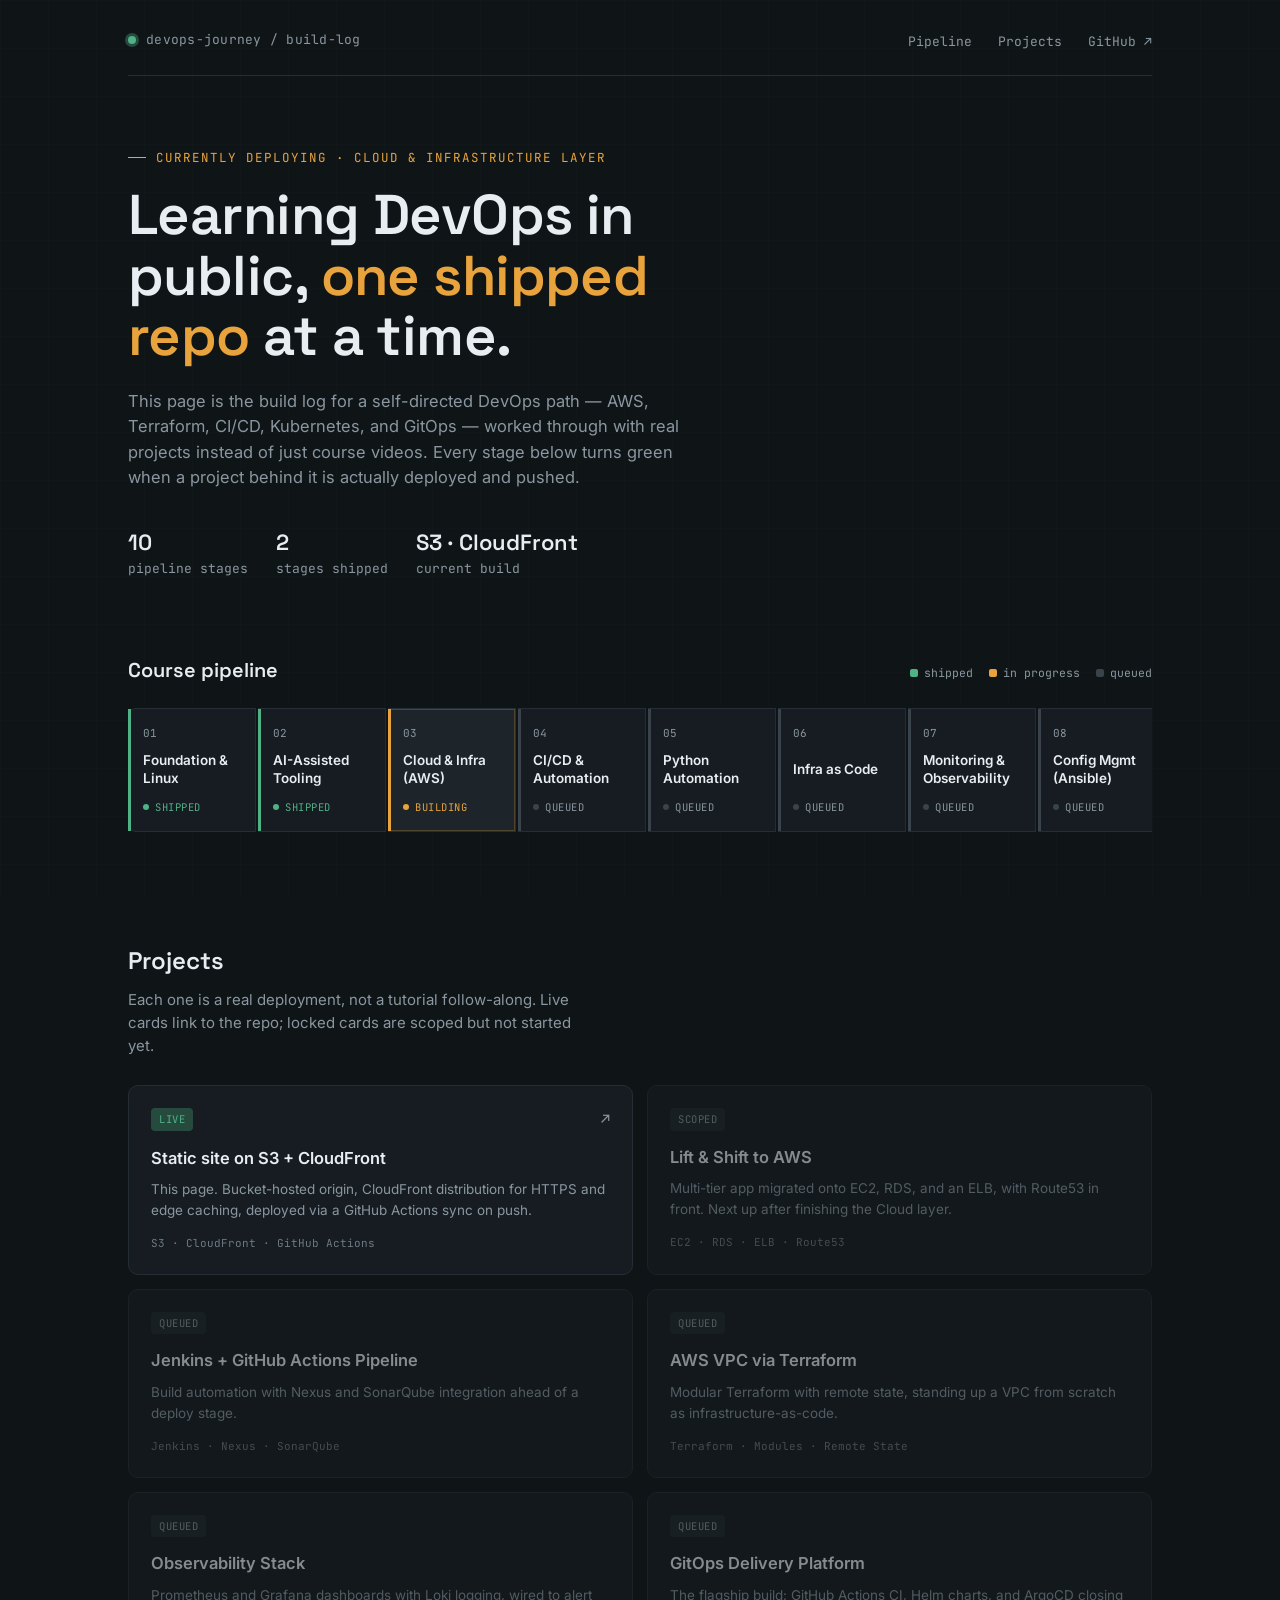
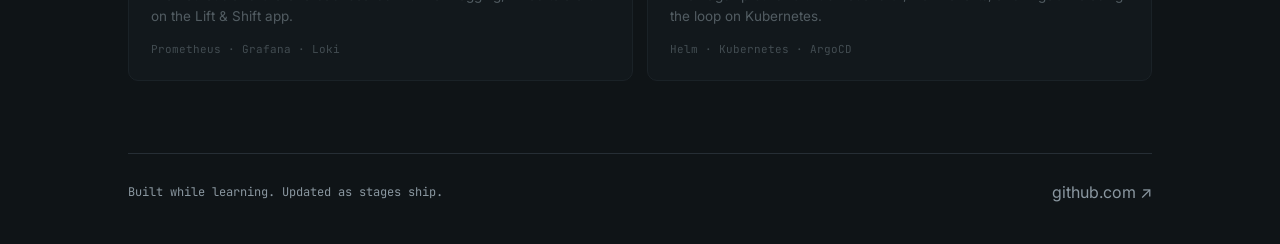
<file: index.html>
<!DOCTYPE html>
<html lang="en">
<head>
<meta charset="UTF-8">
<meta name="viewport" content="width=device-width, initial-scale=1.0">
<title>Decoding DevOps — Build Log</title>
<meta name="description" content="A running build log of a DevOps learning journey — projects, pipelines, and progress.">
<link rel="preconnect" href="https://fonts.googleapis.com">
<link rel="preconnect" href="https://fonts.gstatic.com" crossorigin>
<link href="https://fonts.googleapis.com/css2?family=Space+Grotesk:wght@500;600;700&family=Inter:wght@400;500;600&family=JetBrains+Mono:wght@400;500;600&display=swap" rel="stylesheet">
<style>
  :root {
    --bg: #0F1417;
    --surface: #161C21;
    --surface-2: #1D242A;
    --line: #262E35;
    --text: #E7EDF0;
    --muted: #8A97A0;
    --amber: #E8A33D;
    --amber-dim: #6B5427;
    --green: #4FB286;
    --green-dim: #274A3E;
    --queued: #3A434B;
    --display: 'Space Grotesk', sans-serif;
    --body: 'Inter', sans-serif;
    --mono: 'JetBrains Mono', monospace;
  }

  * { margin: 0; padding: 0; box-sizing: border-box; }

  html { scroll-behavior: smooth; }

  body {
    background: var(--bg);
    color: var(--text);
    font-family: var(--body);
    line-height: 1.55;
    -webkit-font-smoothing: antialiased;
  }

  body::before {
    content: '';
    position: fixed;
    inset: 0;
    pointer-events: none;
    background-image:
      linear-gradient(rgba(255,255,255,0.012) 1px, transparent 1px),
      linear-gradient(90deg, rgba(255,255,255,0.012) 1px, transparent 1px);
    background-size: 48px 48px;
    z-index: 0;
  }

  a { color: inherit; }

  .wrap {
    max-width: 1080px;
    margin: 0 auto;
    padding: 0 28px;
    position: relative;
    z-index: 1;
  }

  /* ---------- Header ---------- */
  header {
    padding: 28px 0 22px;
    border-bottom: 1px solid var(--line);
  }
  .header-row {
    display: flex;
    align-items: center;
    justify-content: space-between;
    gap: 16px;
  }
  .brand {
    display: flex;
    align-items: center;
    gap: 10px;
    font-family: var(--mono);
    font-size: 13px;
    color: var(--muted);
    letter-spacing: 0.02em;
  }
  .brand .dot {
    width: 8px; height: 8px;
    border-radius: 50%;
    background: var(--green);
    box-shadow: 0 0 0 3px var(--green-dim);
  }
  header nav a {
    font-family: var(--mono);
    font-size: 13px;
    color: var(--muted);
    text-decoration: none;
    margin-left: 22px;
    transition: color .15s ease;
  }
  header nav a:hover { color: var(--text); }

  /* ---------- Hero ---------- */
  .hero {
    padding: 72px 0 56px;
  }
  .eyebrow {
    font-family: var(--mono);
    font-size: 12.5px;
    color: var(--amber);
    letter-spacing: 0.08em;
    text-transform: uppercase;
    margin-bottom: 18px;
    display: flex;
    align-items: center;
    gap: 10px;
  }
  .eyebrow::before {
    content: '';
    width: 18px; height: 1px;
    background: var(--amber);
  }
  h1 {
    font-family: var(--display);
    font-weight: 600;
    font-size: clamp(34px, 5.4vw, 56px);
    line-height: 1.08;
    letter-spacing: -0.01em;
    max-width: 15ch;
  }
  h1 em {
    font-style: normal;
    color: var(--amber);
  }
  .hero-sub {
    margin-top: 22px;
    max-width: 56ch;
    color: var(--muted);
    font-size: 16.5px;
  }
  .hero-meta {
    margin-top: 34px;
    display: flex;
    flex-wrap: wrap;
    gap: 28px;
    font-family: var(--mono);
    font-size: 13px;
  }
  .hero-meta .stat b {
    display: block;
    font-family: var(--display);
    font-size: 22px;
    color: var(--text);
    font-weight: 600;
  }
  .hero-meta .stat span { color: var(--muted); }

  /* ---------- Pipeline board ---------- */
  .board-section { padding: 20px 0 64px; }
  .board-head {
    display: flex;
    align-items: baseline;
    justify-content: space-between;
    margin-bottom: 22px;
    flex-wrap: wrap;
    gap: 8px;
  }
  .board-head h2 {
    font-family: var(--display);
    font-size: 20px;
    font-weight: 600;
  }
  .board-head .legend {
    display: flex;
    gap: 16px;
    font-family: var(--mono);
    font-size: 11.5px;
    color: var(--muted);
  }
  .legend span { display: flex; align-items: center; gap: 6px; }
  .legend i { width: 8px; height: 8px; border-radius: 2px; display: inline-block; }
  .legend .i-done { background: var(--green); }
  .legend .i-active { background: var(--amber); }
  .legend .i-queued { background: var(--queued); }

  .pipeline {
    display: flex;
    gap: 2px;
    overflow-x: auto;
    padding-bottom: 6px;
    scrollbar-width: thin;
  }
  .stage {
    flex: 1 0 128px;
    background: var(--surface);
    border: 1px solid var(--line);
    padding: 16px 14px;
    position: relative;
    min-height: 108px;
    display: flex;
    flex-direction: column;
    justify-content: space-between;
  }
  .stage:first-child { border-radius: 8px 0 0 8px; }
  .stage:last-child { border-radius: 0 8px 8px 0; }
  .stage::after {
    content: '';
    position: absolute;
    top: 0; left: -1px;
    width: 3px; height: 100%;
  }
  .stage.done::after { background: var(--green); }
  .stage.active::after { background: var(--amber); }
  .stage.queued::after { background: var(--queued); }

  .stage.active {
    background: var(--surface-2);
    box-shadow: inset 0 0 0 1px rgba(232,163,61,0.25);
  }
  .stage-num {
    font-family: var(--mono);
    font-size: 11px;
    color: var(--muted);
  }
  .stage-name {
    font-family: var(--body);
    font-weight: 600;
    font-size: 13.5px;
    margin-top: 10px;
    line-height: 1.3;
  }
  .stage-status {
    margin-top: 12px;
    font-family: var(--mono);
    font-size: 10.5px;
    letter-spacing: 0.05em;
    text-transform: uppercase;
    display: flex;
    align-items: center;
    gap: 6px;
  }
  .stage-status .led {
    width: 6px; height: 6px;
    border-radius: 50%;
  }
  .stage.done .stage-status { color: var(--green); }
  .stage.done .led { background: var(--green); }
  .stage.active .stage-status { color: var(--amber); }
  .stage.active .led {
    background: var(--amber);
    animation: pulse 1.8s ease-in-out infinite;
  }
  .stage.queued .stage-status { color: var(--muted); }
  .stage.queued .led { background: var(--queued); }

  @keyframes pulse {
    0%, 100% { opacity: 1; box-shadow: 0 0 0 0 rgba(232,163,61,0.5); }
    50% { opacity: 0.6; box-shadow: 0 0 0 4px rgba(232,163,61,0); }
  }

  @media (prefers-reduced-motion: reduce) {
    .stage.active .led { animation: none; }
    html { scroll-behavior: auto; }
  }

  /* ---------- Projects ---------- */
  .projects-section { padding: 40px 0 72px; }
  .section-head {
    margin-bottom: 28px;
  }
  .section-head h2 {
    font-family: var(--display);
    font-size: 24px;
    font-weight: 600;
  }
  .section-head p {
    color: var(--muted);
    margin-top: 8px;
    font-size: 15px;
    max-width: 52ch;
  }

  .project-grid {
    display: grid;
    grid-template-columns: repeat(2, 1fr);
    gap: 14px;
  }
  @media (max-width: 640px) {
    .project-grid { grid-template-columns: 1fr; }
    .pipeline { flex-wrap: wrap; }
    .stage { flex: 1 1 45%; border-radius: 8px !important; }
  }

  .card {
    background: var(--surface);
    border: 1px solid var(--line);
    border-radius: 10px;
    padding: 22px;
    text-decoration: none;
    display: block;
    transition: border-color .15s ease, transform .15s ease;
  }
  .card.is-live:hover {
    border-color: var(--amber-dim);
    transform: translateY(-2px);
  }
  .card.is-locked {
    opacity: 0.55;
    cursor: default;
  }
  .card-top {
    display: flex;
    justify-content: space-between;
    align-items: flex-start;
    gap: 10px;
  }
  .card-tag {
    font-family: var(--mono);
    font-size: 10.5px;
    text-transform: uppercase;
    letter-spacing: 0.05em;
    padding: 3px 8px;
    border-radius: 4px;
    white-space: nowrap;
  }
  .card.is-live .card-tag { background: var(--green-dim); color: var(--green); }
  .card.is-locked .card-tag { background: rgba(255,255,255,0.05); color: var(--muted); }
  .card-arrow { font-family: var(--mono); color: var(--muted); font-size: 15px; }
  .card h3 {
    font-family: var(--body);
    font-weight: 600;
    font-size: 16.5px;
    margin-top: 14px;
  }
  .card p {
    color: var(--muted);
    font-size: 13.5px;
    margin-top: 8px;
  }
  .card .stack {
    margin-top: 14px;
    font-family: var(--mono);
    font-size: 11px;
    color: #6E7A82;
  }

  /* ---------- Footer ---------- */
  footer {
    border-top: 1px solid var(--line);
    padding: 26px 0 40px;
    display: flex;
    justify-content: space-between;
    align-items: center;
    flex-wrap: wrap;
    gap: 12px;
  }
  footer p {
    font-family: var(--mono);
    font-size: 12px;
    color: var(--muted);
  }
  footer a {
    text-decoration: none;
    color: var(--muted);
    transition: color .15s ease;
  }
  footer a:hover { color: var(--text); }
</style>
</head>
<body>

<div class="wrap">
  <header>
    <div class="header-row">
      <div class="brand"><span class="dot"></span> devops-journey / build-log</div>
      <nav>
        <a href="#pipeline">Pipeline</a>
        <a href="#projects">Projects</a>
        <a href="https://github.com/" target="_blank" rel="noopener">GitHub ↗</a>
      </nav>
    </div>
  </header>

  <section class="hero">
    <div class="eyebrow">Currently deploying · Cloud &amp; Infrastructure Layer</div>
    <h1>Learning DevOps in public, <em>one shipped repo</em> at a time.</h1>
    <p class="hero-sub">
      This page is the build log for a self-directed DevOps path — AWS, Terraform, CI/CD,
      Kubernetes, and GitOps — worked through with real projects instead of just course videos.
      Every stage below turns green when a project behind it is actually deployed and pushed.
    </p>
    <div class="hero-meta">
      <div class="stat"><b>10</b><span>pipeline stages</span></div>
      <div class="stat"><b>2</b><span>stages shipped</span></div>
      <div class="stat"><b>S3 · CloudFront</b><span>current build</span></div>
    </div>
  </section>

  <section class="board-section" id="pipeline">
    <div class="board-head">
      <h2>Course pipeline</h2>
      <div class="legend">
        <span><i class="i-done"></i> shipped</span>
        <span><i class="i-active"></i> in progress</span>
        <span><i class="i-queued"></i> queued</span>
      </div>
    </div>

    <div class="pipeline">
      <div class="stage done">
        <div class="stage-num">01</div>
        <div class="stage-name">Foundation &amp; Linux</div>
        <div class="stage-status"><span class="led"></span>Shipped</div>
      </div>
      <div class="stage done">
        <div class="stage-num">02</div>
        <div class="stage-name">AI-Assisted Tooling</div>
        <div class="stage-status"><span class="led"></span>Shipped</div>
      </div>
      <div class="stage active">
        <div class="stage-num">03</div>
        <div class="stage-name">Cloud &amp; Infra (AWS)</div>
        <div class="stage-status"><span class="led"></span>Building</div>
      </div>
      <div class="stage queued">
        <div class="stage-num">04</div>
        <div class="stage-name">CI/CD &amp; Automation</div>
        <div class="stage-status"><span class="led"></span>Queued</div>
      </div>
      <div class="stage queued">
        <div class="stage-num">05</div>
        <div class="stage-name">Python Automation</div>
        <div class="stage-status"><span class="led"></span>Queued</div>
      </div>
      <div class="stage queued">
        <div class="stage-num">06</div>
        <div class="stage-name">Infra as Code</div>
        <div class="stage-status"><span class="led"></span>Queued</div>
      </div>
      <div class="stage queued">
        <div class="stage-num">07</div>
        <div class="stage-name">Monitoring &amp; Observability</div>
        <div class="stage-status"><span class="led"></span>Queued</div>
      </div>
      <div class="stage queued">
        <div class="stage-num">08</div>
        <div class="stage-name">Config Mgmt (Ansible)</div>
        <div class="stage-status"><span class="led"></span>Queued</div>
      </div>
      <div class="stage queued">
        <div class="stage-num">09</div>
        <div class="stage-name">Containers &amp; Kubernetes</div>
        <div class="stage-status"><span class="led"></span>Queued</div>
      </div>
      <div class="stage queued">
        <div class="stage-num">10</div>
        <div class="stage-name">GitOps (ArgoCD)</div>
        <div class="stage-status"><span class="led"></span>Queued</div>
      </div>
    </div>
  </section>

  <section class="projects-section" id="projects">
    <div class="section-head">
      <h2>Projects</h2>
      <p>Each one is a real deployment, not a tutorial follow-along. Live cards link to the repo; locked cards are scoped but not started yet.</p>
    </div>

    <div class="project-grid">
      <a class="card is-live" href="#" target="_blank" rel="noopener">
        <div class="card-top">
          <span class="card-tag">Live</span>
          <span class="card-arrow">↗</span>
        </div>
        <h3>Static site on S3 + CloudFront</h3>
        <p>This page. Bucket-hosted origin, CloudFront distribution for HTTPS and edge caching, deployed via a GitHub Actions sync on push.</p>
        <div class="stack">S3 · CloudFront · GitHub Actions</div>
      </a>

      <a class="card is-locked">
        <div class="card-top">
          <span class="card-tag">Scoped</span>
        </div>
        <h3>Lift &amp; Shift to AWS</h3>
        <p>Multi-tier app migrated onto EC2, RDS, and an ELB, with Route53 in front. Next up after finishing the Cloud layer.</p>
        <div class="stack">EC2 · RDS · ELB · Route53</div>
      </a>

      <a class="card is-locked">
        <div class="card-top">
          <span class="card-tag">Queued</span>
        </div>
        <h3>Jenkins + GitHub Actions Pipeline</h3>
        <p>Build automation with Nexus and SonarQube integration ahead of a deploy stage.</p>
        <div class="stack">Jenkins · Nexus · SonarQube</div>
      </a>

      <a class="card is-locked">
        <div class="card-top">
          <span class="card-tag">Queued</span>
        </div>
        <h3>AWS VPC via Terraform</h3>
        <p>Modular Terraform with remote state, standing up a VPC from scratch as infrastructure-as-code.</p>
        <div class="stack">Terraform · Modules · Remote State</div>
      </a>

      <a class="card is-locked">
        <div class="card-top">
          <span class="card-tag">Queued</span>
        </div>
        <h3>Observability Stack</h3>
        <p>Prometheus and Grafana dashboards with Loki logging, wired to alert on the Lift &amp; Shift app.</p>
        <div class="stack">Prometheus · Grafana · Loki</div>
      </a>

      <a class="card is-locked">
        <div class="card-top">
          <span class="card-tag">Queued</span>
        </div>
        <h3>GitOps Delivery Platform</h3>
        <p>The flagship build: GitHub Actions CI, Helm charts, and ArgoCD closing the loop on Kubernetes.</p>
        <div class="stack">Helm · Kubernetes · ArgoCD</div>
      </a>
    </div>
  </section>

  <footer>
    <p>Built while learning. Updated as stages ship.</p>
    <a href="https://github.com/" target="_blank" rel="noopener">github.com ↗</a>
  </footer>
</div>

</body>
</html>
</file>
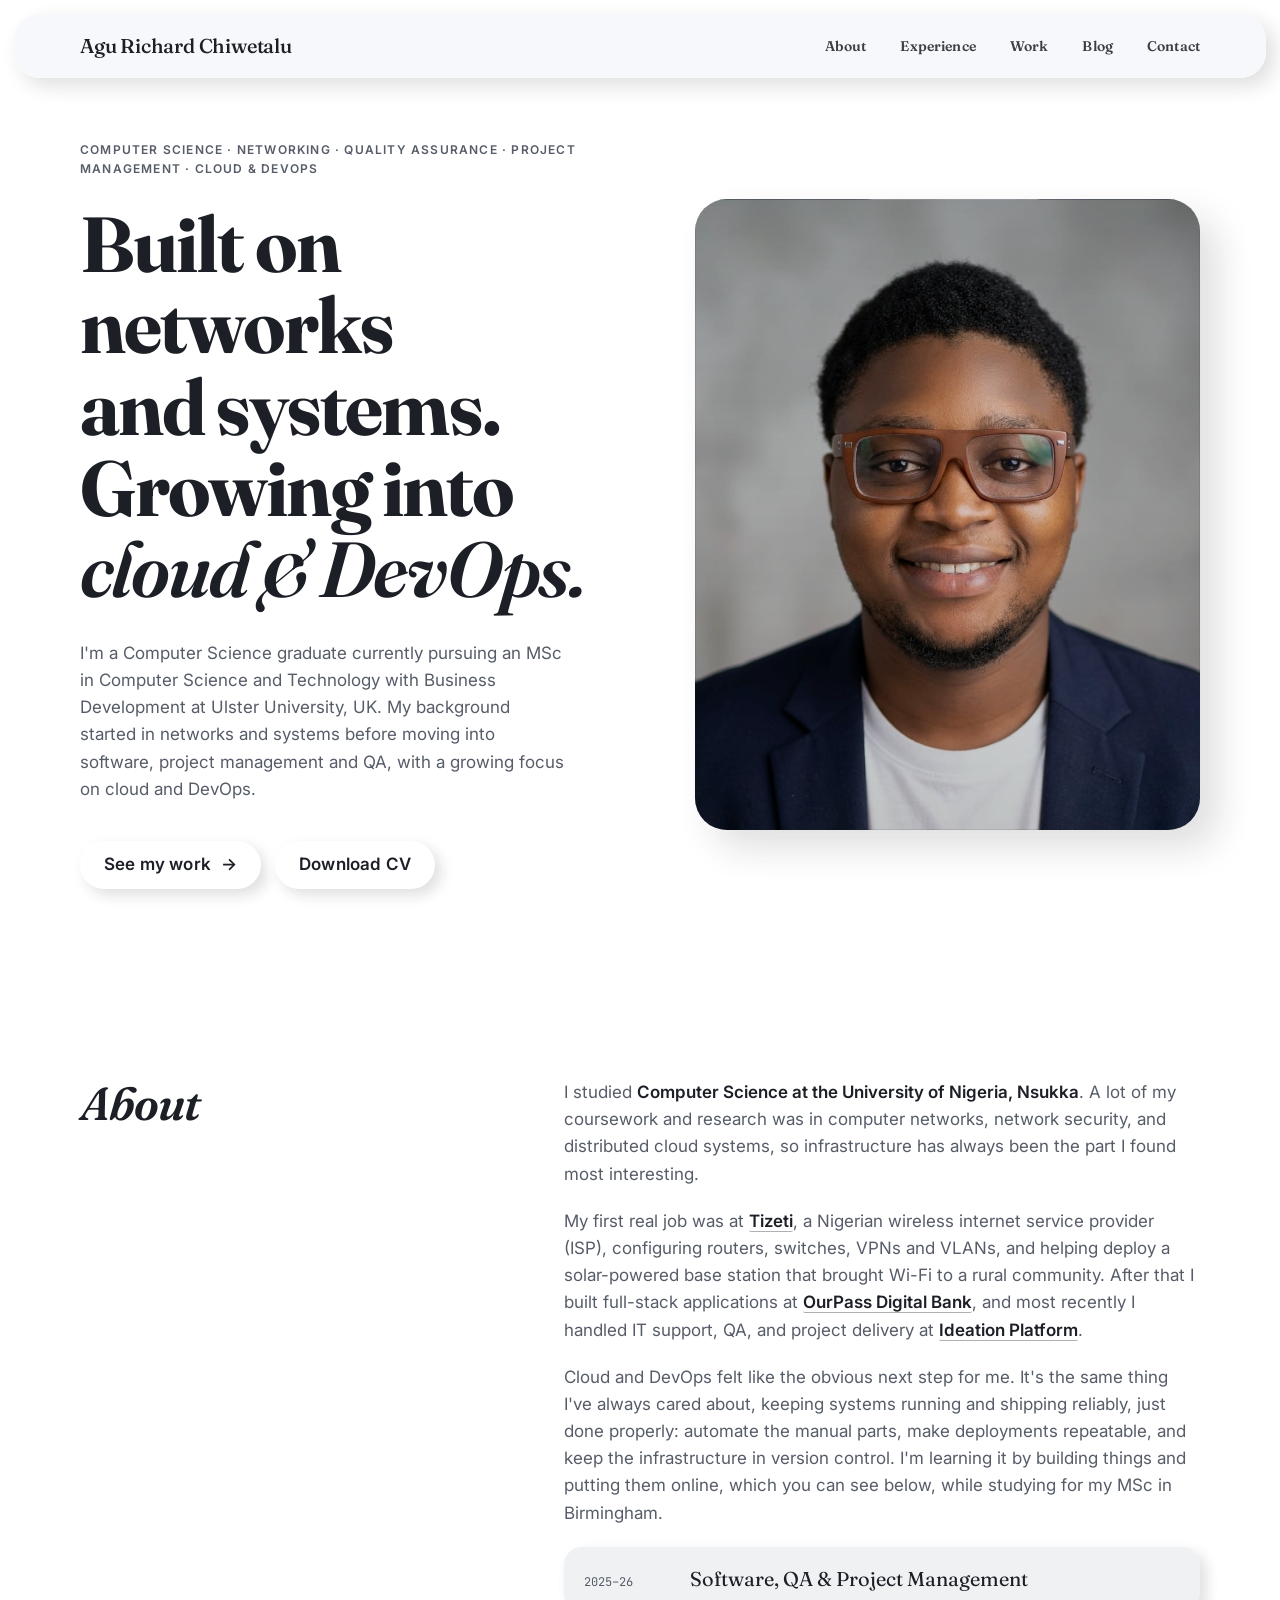
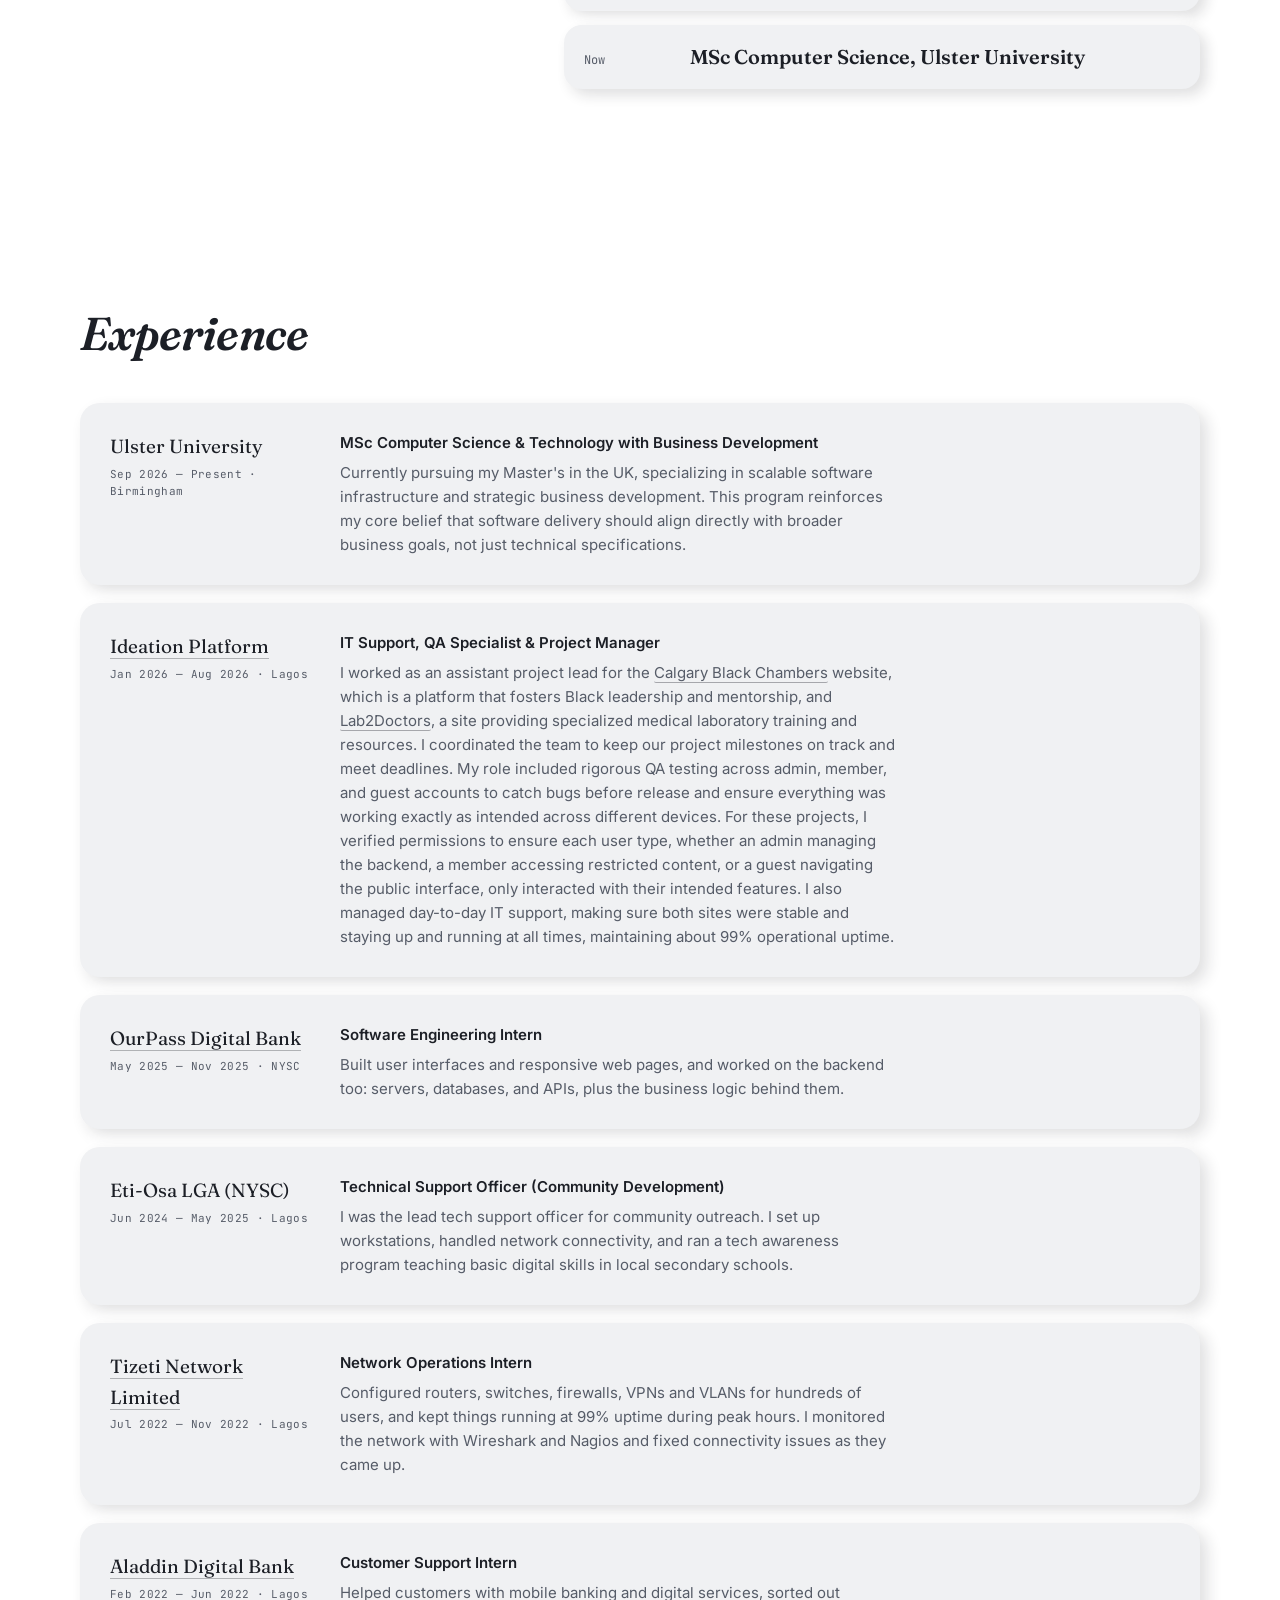
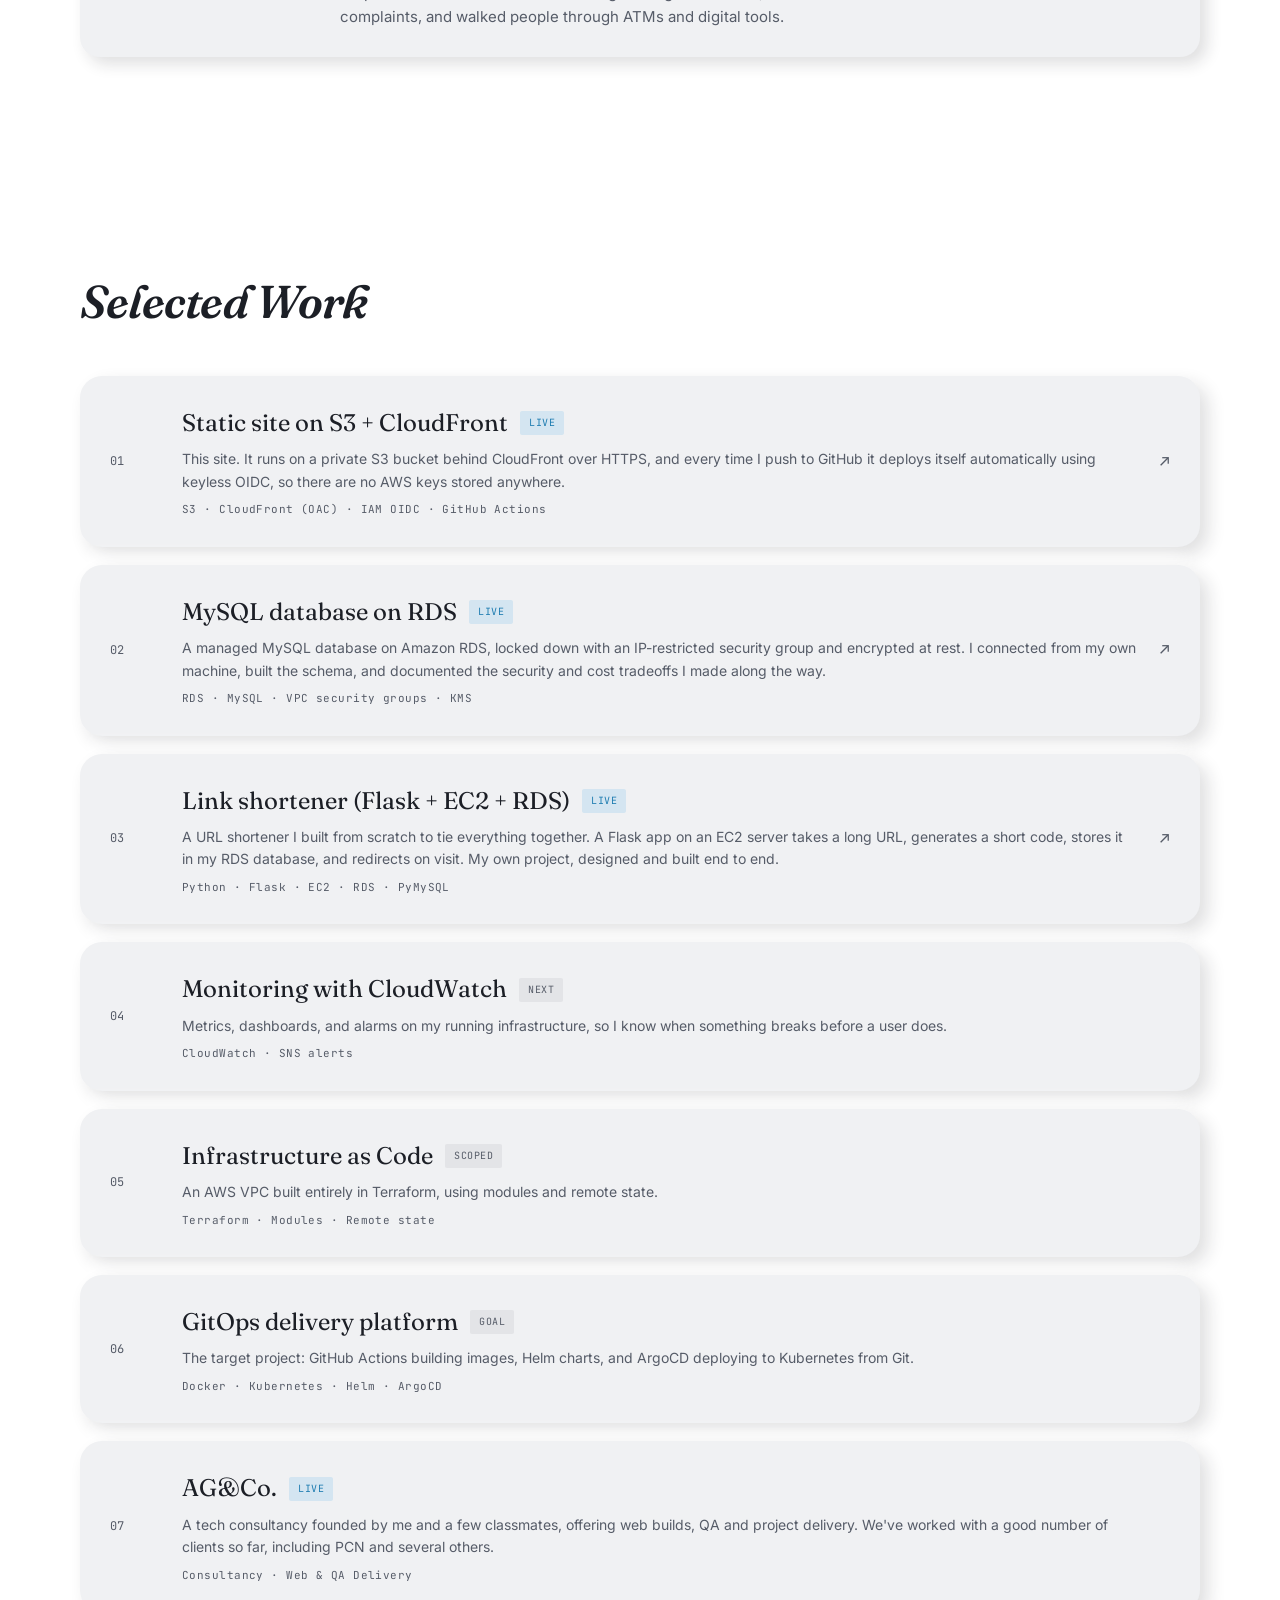
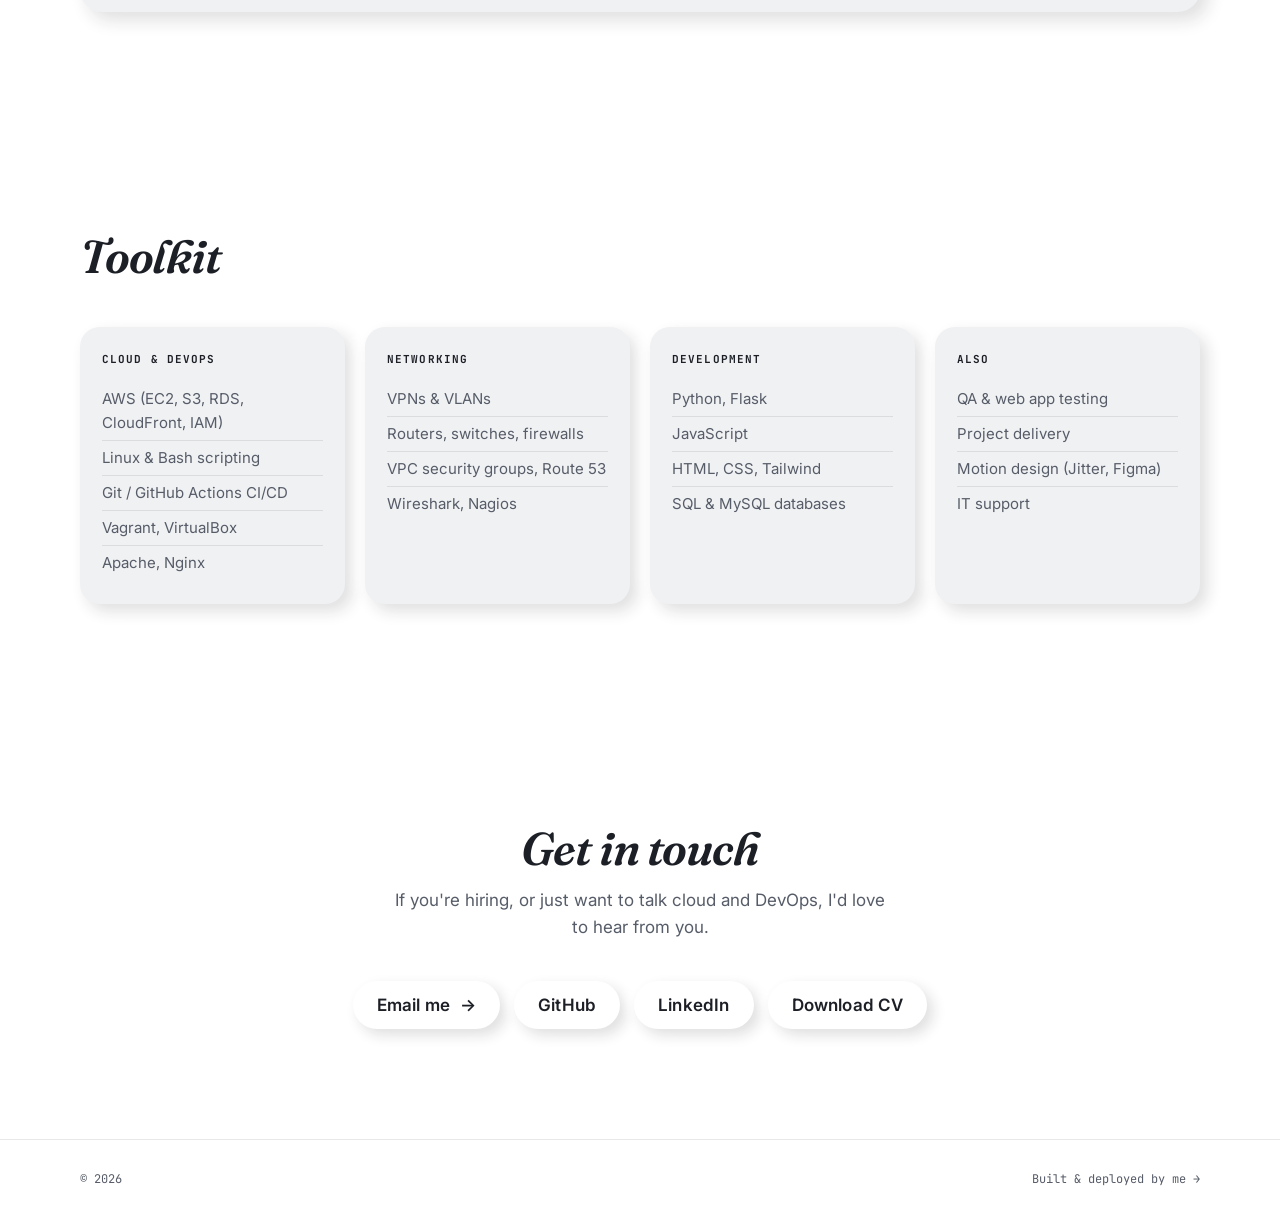
<file: site/index.html>
<!doctype html>
<html lang="en">
  <head>
    <meta charset="UTF-8" />
    <meta name="viewport" content="width=device-width, initial-scale=1.0" />
    <script>
      if (window.matchMedia("(prefers-color-scheme: dark)").matches) {
        document.documentElement.setAttribute("data-theme", "dark");
      }
    </script>
    <title>Agu Richard</title>
    <meta
      name="description"
      content="Agu Richard. Computer Science professional with a background in networking and systems, now working in cloud and DevOps."
    />
    <meta property="og:title" content="Agu Richard" />
    <meta
      property="og:description"
      content="Computer Science professional with a background in networking and systems, now working in cloud and DevOps."
    />
    <meta property="og:image" content="https://agurichard.com/photo1.jpg" />
    <meta property="og:url" content="https://agurichard.com/" />
    <meta property="og:type" content="website" />
    <meta name="twitter:card" content="summary" />
    <meta name="twitter:title" content="Agu Richard" />
    <meta
      name="twitter:description"
      content="Computer Science professional with a background in networking and systems, now working in cloud and DevOps."
    />
    <meta name="twitter:image" content="https://agurichard.com/photo1.jpg" />
    <link rel="preconnect" href="https://fonts.googleapis.com" />
    <link rel="preconnect" href="https://fonts.gstatic.com" crossorigin />
    <link
      href="https://fonts.googleapis.com/css2?family=Fraunces:ital,wght@0,400;0,500;0,600;0,700;1,500&family=Inter:wght@400;500;600&family=JetBrains+Mono:wght@400;500&display=swap"
      rel="stylesheet"
    />
    <style>
      :root {
        --cream: #ffffff;
        --cream-2: #f0f1f3;
        --ink: #1c1f26;
        --ink-soft: #565c68;
        --dark: #14161c;
        --dark-2: #1b1e26;
        --dark-line: #2c303a;
        --clay: #3aa0e0;
        --clay-light: #63b9ea;
        --paper-text: #eef1f5;
        --paper-muted: #9aa1ad;
        --display: "Fraunces", serif;
        --body: "Inter", sans-serif;
        --mono: "JetBrains Mono", monospace;
        --clay-hi: rgba(255, 255, 255, 0.85);
        --clay-lo: rgba(28, 31, 38, 0.14);
        --clay-hi-dark: rgba(255, 255, 255, 0.05);
        --clay-lo-dark: rgba(0, 0, 0, 0.6);
      }
      html[data-theme="dark"] {
        --cream: var(--dark);
        --cream-2: var(--dark-2);
        --ink: var(--paper-text);
        --ink-soft: var(--paper-muted);
        --clay-hi: var(--clay-hi-dark);
        --clay-lo: var(--clay-lo-dark);
      }
      html[data-theme="dark"] #nav {
        background: rgba(20, 22, 28, 0.88);
      }
      html[data-theme="dark"] .exp-meta .exp-co a {
        border-bottom-color: rgba(255, 255, 255, 0.25);
      }
      html[data-theme="dark"] footer {
        border-top-color: rgba(255, 255, 255, 0.1);
      }
      html[data-theme="dark"] .photo-frame::after {
        box-shadow: inset 0 0 0 1px rgba(255, 255, 255, 0.1);
      }
      * {
        margin: 0;
        padding: 0;
        box-sizing: border-box;
      }
      html {
        scroll-behavior: smooth;
      }
      body {
        background: var(--cream);
        color: var(--ink);
        font-family: var(--body);
        line-height: 1.6;
        -webkit-font-smoothing: antialiased;
        overflow-x: hidden;
        transition:
          background-color 0.3s ease,
          color 0.3s ease;
      }
      section,
      footer,
      #nav {
        transition:
          background-color 0.3s ease,
          color 0.3s ease,
          border-color 0.3s ease;
      }
      ::selection {
        background: var(--ink);
        color: var(--cream);
      }
      a {
        color: inherit;
        text-decoration: none;
      }
      .wrap {
        max-width: 1200px;
        margin: 0 auto;
        padding: 0 40px;
      }
      @media (max-width: 720px) {
        .wrap {
          padding: 0 22px;
        }
      }

      nav {
        position: fixed;
        top: 14px;
        left: 14px;
        right: 14px;
        z-index: 100;
        padding: 16px 0;
        background: rgba(246, 248, 251, 0.9);
        backdrop-filter: blur(14px);
        -webkit-backdrop-filter: blur(14px);
        border-radius: 26px;
        overflow: hidden;
        box-shadow:
          8px 8px 20px var(--clay-lo),
          -8px -8px 20px var(--clay-hi);
        transition:
          background 0.4s ease,
          box-shadow 0.4s ease,
          color 0.4s ease;
      }
      nav.on-dark {
        background: rgba(20, 22, 28, 0.88);
        box-shadow:
          8px 8px 20px var(--clay-lo-dark),
          -8px -8px 20px var(--clay-hi-dark);
        color: var(--paper-text);
      }
      .nav-progress {
        position: absolute;
        left: 0;
        bottom: 0;
        height: 2.5px;
        width: 0%;
        background: var(--ink);
        transition: width 0.1s linear;
      }
      .nav-inner {
        max-width: 1200px;
        margin: 0 auto;
        padding: 0 40px;
        display: flex;
        align-items: center;
        justify-content: space-between;
      }
      @media (max-width: 720px) {
        .nav-inner {
          padding: 0 22px;
        }
      }
      .logo {
        font-family: var(--display);
        font-weight: 500;
        font-size: 20px;
        letter-spacing: -0.01em;
      }
      .logo b {
        color: var(--ink);
        font-weight: 700;
      }
      .nav-links {
        display: flex;
        gap: 34px;
      }
      .nav-links a {
        font-family: var(--display);
        font-weight: 600;
        font-size: 14px;
        letter-spacing: 0.01em;
        opacity: 0.85;
        transition: opacity 0.2s ease;
      }
      .nav-links a:hover {
        opacity: 1;
      }
      @media (max-width: 640px) {
        .nav-links {
          display: none;
        }
      }
      .nav-right {
        display: flex;
        align-items: center;
        gap: 22px;
      }
      .nav-burger {
        display: none;
        flex-direction: column;
        justify-content: center;
        align-items: center;
        gap: 5px;
        width: 38px;
        height: 38px;
        border-radius: 50%;
        border: none;
        background: var(--cream);
        cursor: pointer;
        flex-shrink: 0;
        box-shadow:
          4px 4px 10px var(--clay-lo),
          -4px -4px 10px var(--clay-hi);
        transition: box-shadow 0.15s ease;
      }
      .nav-burger:active {
        box-shadow:
          inset 3px 3px 7px var(--clay-lo),
          inset -3px -3px 7px var(--clay-hi);
      }
      .nav-burger span {
        display: block;
        width: 16px;
        height: 2px;
        background: var(--ink);
        border-radius: 2px;
        transition:
          transform 0.25s ease,
          opacity 0.2s ease;
      }
      nav.on-dark .nav-burger {
        background: var(--dark);
      }
      nav.on-dark .nav-burger span {
        background: var(--paper-text);
      }
      html[data-theme="dark"] .nav-burger {
        background: var(--dark);
      }
      html[data-theme="dark"] .nav-burger span {
        background: var(--paper-text);
      }
      .nav-burger[aria-expanded="true"] span:nth-child(1) {
        transform: translateY(7px) rotate(45deg);
      }
      .nav-burger[aria-expanded="true"] span:nth-child(2) {
        opacity: 0;
      }
      .nav-burger[aria-expanded="true"] span:nth-child(3) {
        transform: translateY(-7px) rotate(-45deg);
      }
      .nav-mobile {
        display: none;
        flex-direction: column;
        max-height: 0;
        overflow: hidden;
        padding: 0 22px;
        transition:
          max-height 0.3s ease,
          padding 0.3s ease;
      }
      .nav-mobile a {
        font-family: var(--display);
        font-weight: 600;
        font-size: 15px;
        padding: 14px 0;
        border-bottom: 1px solid rgba(28, 31, 38, 0.08);
      }
      html[data-theme="dark"] .nav-mobile a,
      nav.on-dark .nav-mobile a {
        border-bottom-color: rgba(255, 255, 255, 0.1);
      }
      .nav-mobile.open {
        max-height: 320px;
        padding: 4px 22px 18px;
      }
      @media (max-width: 640px) {
        .nav-burger {
          display: flex;
        }
        .nav-mobile {
          display: flex;
        }
      }
      .back-to-top {
        position: fixed;
        right: 26px;
        bottom: 26px;
        z-index: 90;
        width: 46px;
        height: 46px;
        border-radius: 50%;
        border: none;
        background: var(--cream);
        color: var(--ink);
        cursor: pointer;
        display: flex;
        align-items: center;
        justify-content: center;
        opacity: 0;
        visibility: hidden;
        transform: translateY(12px);
        box-shadow:
          6px 6px 14px var(--clay-lo),
          -6px -6px 14px var(--clay-hi);
        transition:
          opacity 0.25s ease,
          visibility 0.25s ease,
          transform 0.25s ease,
          box-shadow 0.15s ease,
          color 0.2s ease;
      }
      .back-to-top.show {
        opacity: 1;
        visibility: visible;
        transform: translateY(0);
      }
      .back-to-top:hover {
        color: var(--clay);
        transform: translateY(-2px);
      }
      .back-to-top:active {
        transform: scale(0.94);
        box-shadow:
          inset 3px 3px 8px var(--clay-lo),
          inset -3px -3px 8px var(--clay-hi);
      }
      .back-to-top svg {
        width: 18px;
        height: 18px;
      }
      @media (max-width: 640px) {
        .back-to-top {
          right: 18px;
          bottom: 18px;
        }
      }

      .hero {
        min-height: 100vh;
        display: grid;
        grid-template-columns: 1.05fr 0.95fr;
        align-items: center;
        gap: 56px;
        padding: 140px 0 80px;
      }
      @media (max-width: 900px) {
        .hero {
          grid-template-columns: 1fr;
          gap: 40px;
          padding: 120px 0 60px;
        }
      }
      .hero-eyebrow {
        font-family: var(--body);
        font-weight: 600;
        font-size: 12px;
        letter-spacing: 0.1em;
        text-transform: uppercase;
        color: var(--ink-soft);
        margin-bottom: 26px;
        display: flex;
        align-items: flex-start;
        gap: 12px;
      }
      .hero-eyebrow-text {
        line-height: 1.6;
      }
      .hero h1 {
        font-family: var(--display);
        font-weight: 700;
        font-size: clamp(42px, 6.4vw, 78px);
        line-height: 1.04;
        letter-spacing: -0.025em;
      }
      .hero h1 .accent {
        font-style: italic;
        font-weight: 600;
        color: var(--ink);
      }
      .hero-sub {
        margin-top: 30px;
        font-size: 17px;
        max-width: 44ch;
        color: var(--ink-soft);
      }
      .hero-cta {
        margin-top: 38px;
        display: flex;
        gap: 14px;
        flex-wrap: wrap;
      }
      .btn {
        height: 48px;
        padding: 0 24px;
        font-size: 17px;
        font-weight: 600;
        border-radius: 24px;
        transition:
          transform 100ms cubic-bezier(0.2, 0.7, 0.3, 1),
          background 150ms ease,
          color 150ms ease,
          border-color 150ms ease,
          box-shadow 300ms ease;
        display: inline-flex;
        align-items: center;
        gap: 10px;
        letter-spacing: 0.01em;
      }
      .btn span {
        transition: transform 150ms cubic-bezier(0.2, 0.7, 0.3, 1);
        display: inline-block;
      }
      .btn:hover span {
        transform: translateX(4px);
      }
      .btn:active {
        transform: scale(0.97);
      }
      .btn-primary {
        background: var(--clay);
        color: var(--cream);
        box-shadow:
          7px 7px 16px var(--clay-lo),
          -7px -7px 16px var(--clay-hi),
          inset 0 1px 0 rgba(255, 255, 255, 0.18);
      }
      .btn-primary:hover {
        background: var(--clay-light);
        transform: translateY(-2px);
        box-shadow:
          9px 9px 20px var(--clay-lo),
          -9px -9px 20px var(--clay-hi),
          inset 0 1px 0 rgba(255, 255, 255, 0.22);
      }
      .btn-primary:active {
        transform: scale(0.97);
        box-shadow:
          inset 4px 4px 10px rgba(20, 22, 28, 0.4),
          inset -4px -4px 10px rgba(255, 255, 255, 0.12);
      }
      .btn-ghost {
        background: var(--cream);
        color: var(--ink);
        box-shadow:
          6px 6px 14px var(--clay-lo),
          -6px -6px 14px var(--clay-hi);
      }
      .btn-ghost:hover {
        color: var(--clay);
        transform: translateY(-2px);
        box-shadow:
          8px 8px 18px var(--clay-lo),
          -8px -8px 18px var(--clay-hi);
      }
      .btn-ghost:active {
        transform: scale(0.97);
        box-shadow:
          inset 3px 3px 8px var(--clay-lo),
          inset -3px -3px 8px var(--clay-hi);
      }

      .photo-frame {
        position: relative;
        aspect-ratio: 4 / 5;
        border-radius: 32px;
        overflow: hidden;
        background: var(--cream-2);
        box-shadow:
          18px 18px 36px var(--clay-lo),
          -18px -18px 36px var(--clay-hi);
      }
      .photo-frame::after {
        content: "";
        position: absolute;
        inset: 0;
        box-shadow: inset 0 0 0 1px rgba(28, 31, 38, 0.1);
        pointer-events: none;
        z-index: 4;
      }
      .photo-slide {
        position: absolute;
        inset: 0;
        background-size: cover;
        background-position: center;
        opacity: 0;
      }
      .photo-slide.active {
        opacity: 1;
      }
      .photo-frame .tone {
        position: absolute;
        inset: 0;
        z-index: 3;
        background: linear-gradient(
          180deg,
          rgba(58, 160, 224, 0.12),
          rgba(20, 22, 28, 0.25)
        );
        mix-blend-mode: multiply;
        pointer-events: none;
      }
      .photo-slide.ph {
        display: flex;
        align-items: center;
        justify-content: center;
        background: repeating-linear-gradient(
          45deg,
          var(--cream-2) 0 18px,
          #dad3c6 18px 36px
        );
      }
      .photo-slide.ph span {
        font-family: var(--mono);
        font-size: 12px;
        color: var(--ink-soft);
        background: var(--cream);
        padding: 8px 12px;
        border-radius: 2px;
        letter-spacing: 0.03em;
      }

      section {
        position: relative;
      }
      .section-pad {
        padding: 110px 0;
      }
      .sec-title {
        font-family: var(--display);
        font-weight: 700;
        font-size: clamp(30px, 4.2vw, 46px);
        line-height: 1.1;
        letter-spacing: -0.02em;
      }

      .about {
        background: var(--cream);
      }
      .about-grid {
        display: grid;
        grid-template-columns: 0.8fr 1.2fr;
        gap: 60px;
        align-items: start;
      }
      @media (max-width: 820px) {
        .about-grid {
          grid-template-columns: 1fr;
          gap: 30px;
        }
      }
      .about-body p {
        font-size: 17px;
        color: var(--ink-soft);
        margin-bottom: 20px;
        max-width: 60ch;
      }
      .about-body p strong {
        color: var(--ink);
        font-weight: 600;
      }
      .path {
        display: flex;
        flex-direction: column;
        gap: 14px;
        margin-top: 20px;
      }
      .path-step {
        display: flex;
        align-items: baseline;
        gap: 16px;
        padding: 16px 20px;
        border-radius: 18px;
        background: var(--cream-2);
        box-shadow:
          6px 6px 14px var(--clay-lo),
          -6px -6px 14px var(--clay-hi);
      }
      .path-yr {
        font-family: var(--mono);
        font-size: 12px;
        color: var(--ink-soft);
        width: 90px;
        flex-shrink: 0;
      }
      .path-role {
        font-family: var(--display);
        font-size: 20px;
        font-weight: 400;
      }
      .path-now .path-role {
        color: var(--ink);
        font-weight: 600;
      }

      .dark-band {
        background: var(--cream);
        color: var(--ink);
      }
      .dark-band .sec-title {
        color: var(--ink);
      }
      .proj-head {
        display: flex;
        justify-content: space-between;
        align-items: flex-end;
        flex-wrap: wrap;
        gap: 16px;
        margin-bottom: 48px;
      }
      .proj-head p {
        color: var(--ink-soft);
        max-width: 42ch;
        font-size: 15px;
      }
      .proj-list {
        display: flex;
        flex-direction: column;
        gap: 18px;
      }
      .proj {
        display: grid;
        grid-template-columns: 48px 1fr auto;
        gap: 24px;
        align-items: center;
        padding: 28px 30px;
        border-radius: 22px;
        background: var(--cream-2);
        box-shadow:
          8px 8px 18px var(--clay-lo),
          -8px -8px 18px var(--clay-hi);
        transition:
          padding-left 0.3s ease,
          box-shadow 0.3s ease,
          transform 0.3s ease;
      }
      .proj.live {
        cursor: pointer;
      }
      .proj.live:hover {
        padding-left: 36px;
        transform: translateY(-2px);
        box-shadow:
          10px 10px 22px var(--clay-lo),
          -10px -10px 22px var(--clay-hi);
      }
      .proj-num {
        font-family: var(--mono);
        font-size: 12px;
        color: var(--ink-soft);
      }
      .proj-main h3 {
        font-family: var(--display);
        font-weight: 400;
        font-size: 24px;
        display: flex;
        align-items: center;
        gap: 12px;
      }
      .proj.live:hover h3 {
        color: var(--clay);
      }
      .proj-main p {
        color: var(--ink-soft);
        font-size: 14px;
        margin-top: 6px;
      }
      .proj-stack {
        font-family: var(--mono);
        font-size: 11px;
        color: var(--ink-soft);
        letter-spacing: 0.04em;
        margin-top: 8px;
      }
      .proj-tag {
        font-family: var(--mono);
        font-size: 10px;
        text-transform: uppercase;
        letter-spacing: 0.05em;
        padding: 4px 9px;
        border-radius: 2px;
      }
      .tag-live {
        background: rgba(58, 160, 224, 0.15);
        color: #1c7bb0;
      }
      .tag-soon {
        background: rgba(28, 31, 38, 0.06);
        color: var(--ink-soft);
      }
      .proj-arrow {
        font-family: var(--mono);
        color: var(--ink-soft);
        font-size: 16px;
      }
      @media (max-width: 640px) {
        .proj {
          grid-template-columns: 32px 1fr;
        }
        .proj-arrow {
          display: none;
        }
      }

      .exp {
        background: var(--cream);
      }
      .exp-title {
        font-style: italic;
        font-weight: 600;
      }
      .exp-list {
        margin-top: 44px;
        display: flex;
        flex-direction: column;
        gap: 18px;
      }
      .exp-row {
        display: grid;
        grid-template-columns: 200px 1fr;
        gap: 30px;
        padding: 28px 30px;
        border-radius: 20px;
        background: var(--cream-2);
        box-shadow:
          7px 7px 16px var(--clay-lo),
          -7px -7px 16px var(--clay-hi);
        align-items: start;
      }
      .exp-meta .exp-co {
        font-family: var(--display);
        font-size: 19px;
        font-weight: 400;
      }
      .exp-meta .exp-co a {
        color: inherit;
        text-decoration: none;
        border-bottom: 1px solid rgba(28, 31, 38, 0.3);
        transition: border-color 0.15s ease;
      }
      .exp-meta .exp-co a:hover {
        border-color: currentColor;
      }
      a.inline-link {
        color: inherit;
        text-decoration: none;
        border-bottom: 1px solid rgba(28, 31, 38, 0.35);
        transition:
          background-color 0.15s ease,
          color 0.15s ease;
        border-radius: 2px;
      }
      a.inline-link:hover {
        background-color: rgba(28, 31, 38, 0.08);
        color: var(--ink);
      }
      .exp-meta .exp-date {
        font-family: var(--mono);
        font-size: 11px;
        color: var(--ink-soft);
        margin-top: 4px;
        letter-spacing: 0.03em;
      }
      .exp-body .exp-role {
        font-weight: 600;
        font-size: 15px;
        margin-bottom: 6px;
      }
      .exp-body p {
        color: var(--ink-soft);
        font-size: 15px;
        max-width: 62ch;
      }
      @media (max-width: 720px) {
        .exp-row {
          grid-template-columns: 1fr;
          gap: 10px;
        }
      }

      .skills {
        background: var(--cream);
        color: var(--ink);
      }
      .skills .sec-title {
        color: var(--ink);
      }
      .skill-grid {
        display: grid;
        grid-template-columns: repeat(4, 1fr);
        gap: 20px;
        margin-top: 44px;
      }
      @media (max-width: 820px) {
        .skill-grid {
          grid-template-columns: repeat(2, 1fr);
        }
      }
      @media (max-width: 480px) {
        .skill-grid {
          grid-template-columns: 1fr;
        }
      }
      .skill-cat {
        background: var(--cream-2);
        border-radius: 20px;
        padding: 24px 22px;
        box-shadow:
          7px 7px 16px var(--clay-lo),
          -7px -7px 16px var(--clay-hi);
      }
      .skill-cat h4 {
        font-family: var(--mono);
        font-size: 11px;
        text-transform: uppercase;
        letter-spacing: 0.1em;
        color: var(--ink);
        margin-bottom: 14px;
      }
      .skill-cat ul {
        list-style: none;
      }
      .skill-cat li {
        font-size: 15px;
        color: var(--ink-soft);
        padding: 5px 0;
        border-bottom: 1px solid rgba(28, 31, 38, 0.1);
      }
      .skill-cat li:last-child {
        border-bottom: none;
      }

      .contact {
        background: var(--cream);
        text-align: center;
      }
      .contact .sec-title {
        max-width: 16ch;
        margin: 0 auto 12px;
      }
      .contact-sub {
        color: var(--ink-soft);
        max-width: 46ch;
        margin: 0 auto 40px;
        font-size: 17px;
      }
      .contact-actions {
        display: flex;
        gap: 14px;
        justify-content: center;
        flex-wrap: wrap;
      }

      footer {
        background: var(--cream);
        border-top: 1px solid rgba(28, 31, 38, 0.1);
        padding: 30px 0;
      }
      .foot-inner {
        display: flex;
        justify-content: space-between;
        align-items: center;
        flex-wrap: wrap;
        gap: 12px;
        font-family: var(--mono);
        font-size: 12px;
        color: var(--ink-soft);
      }
      .foot-inner a:hover {
        color: var(--ink);
      }

      @media (prefers-reduced-motion: reduce) {
        .photo-slide {
          animation: none;
        }
        html {
          scroll-behavior: auto;
        }
      }
    </style>
  </head>
  <body>
    <nav id="nav">
      <div class="nav-progress" id="nav-progress"></div>
      <div class="nav-inner">
        <div class="logo">Agu Richard Chiwetalu</div>
        <div class="nav-right">
          <div class="nav-links">
            <a href="#about">About</a>
            <a href="#experience">Experience</a>
            <a href="#work">Work</a>
            <a href="blog/index.html">Blog</a>
            <a href="#contact">Contact</a>
          </div>
          <button
            id="nav-burger"
            class="nav-burger"
            type="button"
            aria-label="Open menu"
            aria-expanded="false"
            aria-controls="nav-mobile"
          >
            <span></span>
            <span></span>
            <span></span>
          </button>
        </div>
      </div>
      <div class="nav-mobile" id="nav-mobile">
        <a href="#about">About</a>
        <a href="#experience">Experience</a>
        <a href="#work">Work</a>
        <a href="blog/index.html">Blog</a>
        <a href="#contact">Contact</a>
      </div>
    </nav>

    <header class="wrap">
      <div class="hero">
        <div class="hero-text">
          <div class="hero-eyebrow">
            <span class="hero-eyebrow-text"
              >Computer Science · Networking · Quality Assurance · Project
              Management · Cloud &amp; DevOps</span
            >
          </div>
          <h1>
            Built on networks<br />and systems.<br />Growing into<br /><span
              class="accent"
              >cloud &amp; DevOps.</span
            >
          </h1>
          <p class="hero-sub">
            I'm a Computer Science graduate currently pursuing an MSc in
            Computer Science and Technology with Business Development at
            Ulster University, UK. My background started in networks and
            systems before moving into software, project management and QA,
            with a growing focus on cloud and DevOps.
          </p>
          <div class="hero-cta">
            <a class="btn btn-ghost" href="#work"
              >See my work <span>→</span></a
            >
            <a
              class="btn btn-ghost"
              href="cv.pdf"
              target="_blank"
              rel="noopener"
              >Download CV</a
            >
          </div>
        </div>
        <div class="photo-frame" id="frame">
          <div class="photo-slide ph active" data-src="photo1.jpg">
            <span>photo1.jpg</span>
          </div>
          <div class="tone"></div>
        </div>
      </div>
    </header>

    <section class="about section-pad" id="about">
      <div class="wrap about-grid">
        <div>
          <h2 class="sec-title exp-title">About</h2>
        </div>
        <div class="about-body">
          <p>
            I studied
            <strong
              >Computer Science at the University of Nigeria, Nsukka</strong
            >. A lot of my coursework and research was in computer networks,
            network security, and distributed cloud systems, so infrastructure
            has always been the part I found most interesting.
          </p>
          <p>
            My first real job was at
            <strong
              ><a
                class="inline-link"
                href="https://www.tizeti.com/"
                target="_blank"
                rel="noopener"
                >Tizeti</a
              ></strong
            >, a Nigerian wireless internet service provider (ISP), configuring
            routers, switches, VPNs and VLANs, and helping deploy
            a solar-powered base station that brought Wi-Fi to a rural
            community. After that I built full-stack applications at
            <strong
              ><a
                class="inline-link"
                href="https://www.ourpass.co/"
                target="_blank"
                rel="noopener"
                >OurPass Digital Bank</a
              ></strong
            >, and most recently I handled IT support, QA, and project delivery at
            <strong
              ><a
                class="inline-link"
                href="https://ideationplatform.net/"
                target="_blank"
                rel="noopener"
                >Ideation Platform</a
              ></strong
            >.
          </p>
          <p>
            Cloud and DevOps felt like the obvious next step for me. It's the
            same thing I've always cared about, keeping systems running and
            shipping reliably, just done properly: automate the manual parts,
            make deployments repeatable, and keep the infrastructure in version
            control. I'm learning it by building things and putting them online,
            which you can see below, while studying for my MSc in Birmingham.
          </p>
          <div class="path">
            <div class="path-step">
              <span class="path-yr">2025–26</span
              ><span class="path-role"
                >Software, QA &amp; Project Management</span
              >
            </div>
            <div class="path-step path-now">
              <span class="path-yr">Now</span
              ><span class="path-role">MSc Computer Science, Ulster University</span>
            </div>
          </div>
        </div>
      </div>
    </section>

    <section class="exp section-pad" id="experience">
      <div class="wrap">
        <h2 class="sec-title exp-title">Experience</h2>
        <div class="exp-list">
          <div class="exp-row">
            <div class="exp-meta">
              <div class="exp-co">Ulster University</div>
              <div class="exp-date">Sep 2026 — Present · Birmingham</div>
            </div>
            <div class="exp-body">
              <div class="exp-role">
                MSc Computer Science &amp; Technology with Business Development
              </div>
              <p>
                Currently pursuing my Master's in the UK, specializing in
                scalable software infrastructure and strategic business
                development. This program reinforces my core belief that
                software delivery should align directly with broader business
                goals, not just technical specifications.
              </p>
            </div>
          </div>
          <div class="exp-row">
            <div class="exp-meta">
              <div class="exp-co">
                <a
                  href="https://ideationplatform.net/"
                  target="_blank"
                  rel="noopener"
                  >Ideation Platform</a
                >
              </div>
              <div class="exp-date">Jan 2026 — Aug 2026 · Lagos</div>
            </div>
            <div class="exp-body">
              <div class="exp-role">
                IT Support, QA Specialist &amp; Project Manager
              </div>
              <p>
                I worked as an assistant project lead for the
                <a
                  class="inline-link"
                  href="https://calgaryblackchambers.ca/"
                  target="_blank"
                  rel="noopener"
                  >Calgary Black Chambers</a
                >
                website, which is a platform that fosters Black leadership and
                mentorship, and
                <a
                  class="inline-link"
                  href="https://lab2doctors.com/"
                  target="_blank"
                  rel="noopener"
                  >Lab2Doctors</a
                >, a site providing specialized medical laboratory training and
                resources. I coordinated the team to keep our project milestones
                on track and meet deadlines. My role included rigorous QA
                testing across admin, member, and guest accounts to catch bugs
                before release and ensure everything was working exactly as
                intended across different devices. For these projects, I
                verified permissions to ensure each user type, whether an admin
                managing the backend, a member accessing restricted content, or
                a guest navigating the public interface, only interacted with
                their intended features. I also managed day-to-day IT support,
                making sure both sites were stable and staying up and running at
                all times, maintaining about 99% operational uptime.
              </p>
            </div>
          </div>
          <div class="exp-row">
            <div class="exp-meta">
              <div class="exp-co">
                <a href="https://www.ourpass.co/" target="_blank" rel="noopener"
                  >OurPass Digital Bank</a
                >
              </div>
              <div class="exp-date">May 2025 — Nov 2025 · NYSC</div>
            </div>
            <div class="exp-body">
              <div class="exp-role">Software Engineering Intern</div>
              <p>
                Built user interfaces and responsive web pages, and worked on
                the backend too: servers, databases, and APIs, plus the business
                logic behind them.
              </p>
            </div>
          </div>
          <div class="exp-row">
            <div class="exp-meta">
              <div class="exp-co">Eti-Osa LGA (NYSC)</div>
              <div class="exp-date">Jun 2024 — May 2025 · Lagos</div>
            </div>
            <div class="exp-body">
              <div class="exp-role">
                Technical Support Officer (Community Development)
              </div>
              <p>
                I was the lead tech support officer for community outreach. I
                set up workstations, handled network connectivity, and ran a
                tech awareness program teaching basic digital skills in local
                secondary schools.
              </p>
            </div>
          </div>
          <div class="exp-row">
            <div class="exp-meta">
              <div class="exp-co">
                <a href="https://www.tizeti.com/" target="_blank" rel="noopener"
                  >Tizeti Network Limited</a
                >
              </div>
              <div class="exp-date">Jul 2022 — Nov 2022 · Lagos</div>
            </div>
            <div class="exp-body">
              <div class="exp-role">Network Operations Intern</div>
              <p>
                Configured routers, switches, firewalls, VPNs and VLANs for
                hundreds of users, and kept things running at 99% uptime during
                peak hours. I monitored the network with Wireshark and Nagios
                and fixed connectivity issues as they came up.
              </p>
            </div>
          </div>
          <div class="exp-row">
            <div class="exp-meta">
              <div class="exp-co">
                <a href="https://www.aladdin.ng/" target="_blank" rel="noopener"
                  >Aladdin Digital Bank</a
                >
              </div>
              <div class="exp-date">Feb 2022 — Jun 2022 · Lagos</div>
            </div>
            <div class="exp-body">
              <div class="exp-role">Customer Support Intern</div>
              <p>
                Helped customers with mobile banking and digital services,
                sorted out complaints, and walked people through ATMs and
                digital tools.
              </p>
            </div>
          </div>
        </div>
      </div>
    </section>

    <section class="dark-band section-pad" id="work">
      <div class="wrap">
        <div class="proj-head">
          <div>
            <h2 class="sec-title exp-title">Selected Work</h2>
          </div>
        </div>
        <div class="proj-list">
          <a
            class="proj live"
            href="https://github.com/Emekaoffor45/s3-cloudfront-static-site"
            target="_blank"
            rel="noopener"
          >
            <div class="proj-num">01</div>
            <div class="proj-main">
              <h3>
                Static site on S3 + CloudFront
                <span class="proj-tag tag-live">Live</span>
              </h3>
              <p>
                This site. It runs on a private S3 bucket behind CloudFront over
                HTTPS, and every time I push to GitHub it deploys itself
                automatically using keyless OIDC, so there are no AWS keys
                stored anywhere.
              </p>
              <div class="proj-stack">
                S3 · CloudFront (OAC) · IAM OIDC · GitHub Actions
              </div>
            </div>
            <div class="proj-arrow">↗</div>
          </a>
          <a
            class="proj live"
            href="https://github.com/Emekaoffor45/rds-mysql-server-inventory"
            target="_blank"
            rel="noopener"
          >
            <div class="proj-num">02</div>
            <div class="proj-main">
              <h3>
                MySQL database on RDS
                <span class="proj-tag tag-live">Live</span>
              </h3>
              <p>
                A managed MySQL database on Amazon RDS, locked down with an
                IP-restricted security group and encrypted at rest. I connected
                from my own machine, built the schema, and documented the
                security and cost tradeoffs I made along the way.
              </p>
              <div class="proj-stack">
                RDS · MySQL · VPC security groups · KMS
              </div>
            </div>
            <div class="proj-arrow">↗</div>
          </a>
          <a
            class="proj live"
            href="https://github.com/Emekaoffor45/link-shortener-flask-ec2-rds"
            target="_blank"
            rel="noopener"
          >
            <div class="proj-num">03</div>
            <div class="proj-main">
              <h3>
                Link shortener (Flask + EC2 + RDS)
                <span class="proj-tag tag-live">Live</span>
              </h3>
              <p>
                A URL shortener I built from scratch to tie everything together.
                A Flask app on an EC2 server takes a long URL, generates a short
                code, stores it in my RDS database, and redirects on visit. My
                own project, designed and built end to end.
              </p>
              <div class="proj-stack">Python · Flask · EC2 · RDS · PyMySQL</div>
            </div>
            <div class="proj-arrow">↗</div>
          </a>
          <div class="proj">
            <div class="proj-num">04</div>
            <div class="proj-main">
              <h3>
                Monitoring with CloudWatch
                <span class="proj-tag tag-soon">Next</span>
              </h3>
              <p>
                Metrics, dashboards, and alarms on my running infrastructure, so
                I know when something breaks before a user does.
              </p>
              <div class="proj-stack">CloudWatch · SNS alerts</div>
            </div>
          </div>
          <div class="proj">
            <div class="proj-num">05</div>
            <div class="proj-main">
              <h3>
                Infrastructure as Code
                <span class="proj-tag tag-soon">Scoped</span>
              </h3>
              <p>
                An AWS VPC built entirely in Terraform, using modules and remote
                state.
              </p>
              <div class="proj-stack">Terraform · Modules · Remote state</div>
            </div>
          </div>
          <div class="proj">
            <div class="proj-num">06</div>
            <div class="proj-main">
              <h3>
                GitOps delivery platform
                <span class="proj-tag tag-soon">Goal</span>
              </h3>
              <p>
                The target project: GitHub Actions building images, Helm charts,
                and ArgoCD deploying to Kubernetes from Git.
              </p>
              <div class="proj-stack">Docker · Kubernetes · Helm · ArgoCD</div>
            </div>
          </div>
          <div class="proj">
            <div class="proj-num">07</div>
            <div class="proj-main">
              <h3>
                AG&amp;Co.
                <span class="proj-tag tag-live">Live</span>
              </h3>
              <p>
                A tech consultancy founded by me and a few classmates,
                offering web builds, QA and project delivery. We've worked
                with a good number of clients so far, including PCN and
                several others.
              </p>
              <div class="proj-stack">Consultancy · Web &amp; QA Delivery</div>
            </div>
          </div>
        </div>
      </div>
    </section>

    <section class="skills section-pad" id="skills">
      <div class="wrap">
        <h2 class="sec-title exp-title">Toolkit</h2>
        <div class="skill-grid">
          <div class="skill-cat">
            <h4>Cloud &amp; DevOps</h4>
            <ul>
              <li>AWS (EC2, S3, RDS, CloudFront, IAM)</li>
              <li>Linux &amp; Bash scripting</li>
              <li>Git / GitHub Actions CI/CD</li>
              <li>Vagrant, VirtualBox</li>
              <li>Apache, Nginx</li>
            </ul>
          </div>
          <div class="skill-cat">
            <h4>Networking</h4>
            <ul>
              <li>VPNs &amp; VLANs</li>
              <li>Routers, switches, firewalls</li>
              <li>VPC security groups, Route 53</li>
              <li>Wireshark, Nagios</li>
            </ul>
          </div>
          <div class="skill-cat">
            <h4>Development</h4>
            <ul>
              <li>Python, Flask</li>
              <li>JavaScript</li>
              <li>HTML, CSS, Tailwind</li>
              <li>SQL &amp; MySQL databases</li>
            </ul>
          </div>
          <div class="skill-cat">
            <h4>Also</h4>
            <ul>
              <li>QA &amp; web app testing</li>
              <li>Project delivery</li>
              <li>Motion design (Jitter, Figma)</li>
              <li>IT support</li>
            </ul>
          </div>
        </div>
      </div>
    </section>

    <section class="contact section-pad" id="contact">
      <div class="wrap">
        <h2 class="sec-title exp-title">Get in touch</h2>
        <p class="contact-sub">
          If you're hiring, or just want to talk cloud and DevOps, I'd love to
          hear from you.
        </p>
        <div class="contact-actions">
          <a class="btn btn-ghost" href="mailto:agurichard3@gmail.com"
            >Email me <span>→</span></a
          >
          <a
            class="btn btn-ghost"
            href="https://github.com/Emekaoffor45"
            target="_blank"
            rel="noopener"
            >GitHub</a
          >
          <a
            class="btn btn-ghost"
            href="https://www.linkedin.com/in/richard-agu-6328b7361"
            target="_blank"
            rel="noopener"
            >LinkedIn</a
          >
          <a class="btn btn-ghost" href="cv.pdf" target="_blank" rel="noopener"
            >Download CV</a
          >
        </div>
      </div>
    </section>

    <button
      id="back-to-top"
      class="back-to-top"
      type="button"
      aria-label="Back to top"
    >
      <svg
        viewBox="0 0 24 24"
        fill="none"
        stroke="currentColor"
        stroke-width="2"
        stroke-linecap="round"
        stroke-linejoin="round"
      >
        <path d="M12 19V5M5 12l7-7 7 7"></path>
      </svg>
    </button>

    <footer>
      <div class="wrap foot-inner">
        <span>© 2026</span>
        <span
          ><a
            href="https://github.com/Emekaoffor45"
            target="_blank"
            rel="noopener"
            >Built &amp; deployed by me →</a
          ></span
        >
      </div>
    </footer>

    <script>
      (function () {
        const slide = document.querySelector(".photo-slide");
        const src = slide.getAttribute("data-src");
        const img = new Image();
        img.onload = () => {
          slide.classList.remove("ph");
          slide.innerHTML = "";
          slide.style.backgroundImage = "url('" + src + "')";
        };
        img.src = src;
      })();
      (function () {
        const bar = document.getElementById("nav-progress");
        const toTop = document.getElementById("back-to-top");
        function update() {
          const doc = document.documentElement;
          const scrollable = doc.scrollHeight - doc.clientHeight;
          const pct = scrollable > 0 ? (doc.scrollTop / scrollable) * 100 : 0;
          bar.style.width = pct + "%";
          toTop.classList.toggle("show", doc.scrollTop > 600);
        }
        window.addEventListener("scroll", update, { passive: true });
        window.addEventListener("resize", update);
        update();
        toTop.addEventListener("click", () => {
          window.scrollTo({ top: 0, behavior: "smooth" });
        });
      })();
      (function () {
        const burger = document.getElementById("nav-burger");
        const menu = document.getElementById("nav-mobile");
        function closeMenu() {
          burger.setAttribute("aria-expanded", "false");
          burger.setAttribute("aria-label", "Open menu");
          menu.classList.remove("open");
        }
        burger.addEventListener("click", () => {
          const isOpen = menu.classList.toggle("open");
          burger.setAttribute("aria-expanded", isOpen ? "true" : "false");
          burger.setAttribute("aria-label", isOpen ? "Close menu" : "Open menu");
        });
        menu.querySelectorAll("a").forEach((a) => {
          a.addEventListener("click", closeMenu);
        });
        window.addEventListener("resize", () => {
          if (window.innerWidth > 640) closeMenu();
        });
      })();
      (function () {
        const root = document.documentElement;
        window
          .matchMedia("(prefers-color-scheme: dark)")
          .addEventListener("change", (e) => {
            if (e.matches) {
              root.setAttribute("data-theme", "dark");
            } else {
              root.removeAttribute("data-theme");
            }
          });
      })();
    </script>
    <script
      data-goatcounter="https://agurichard.goatcounter.com/count"
      async
      src="//gc.zgo.at/count.js"
    ></script>
  </body>
</html>
</file>
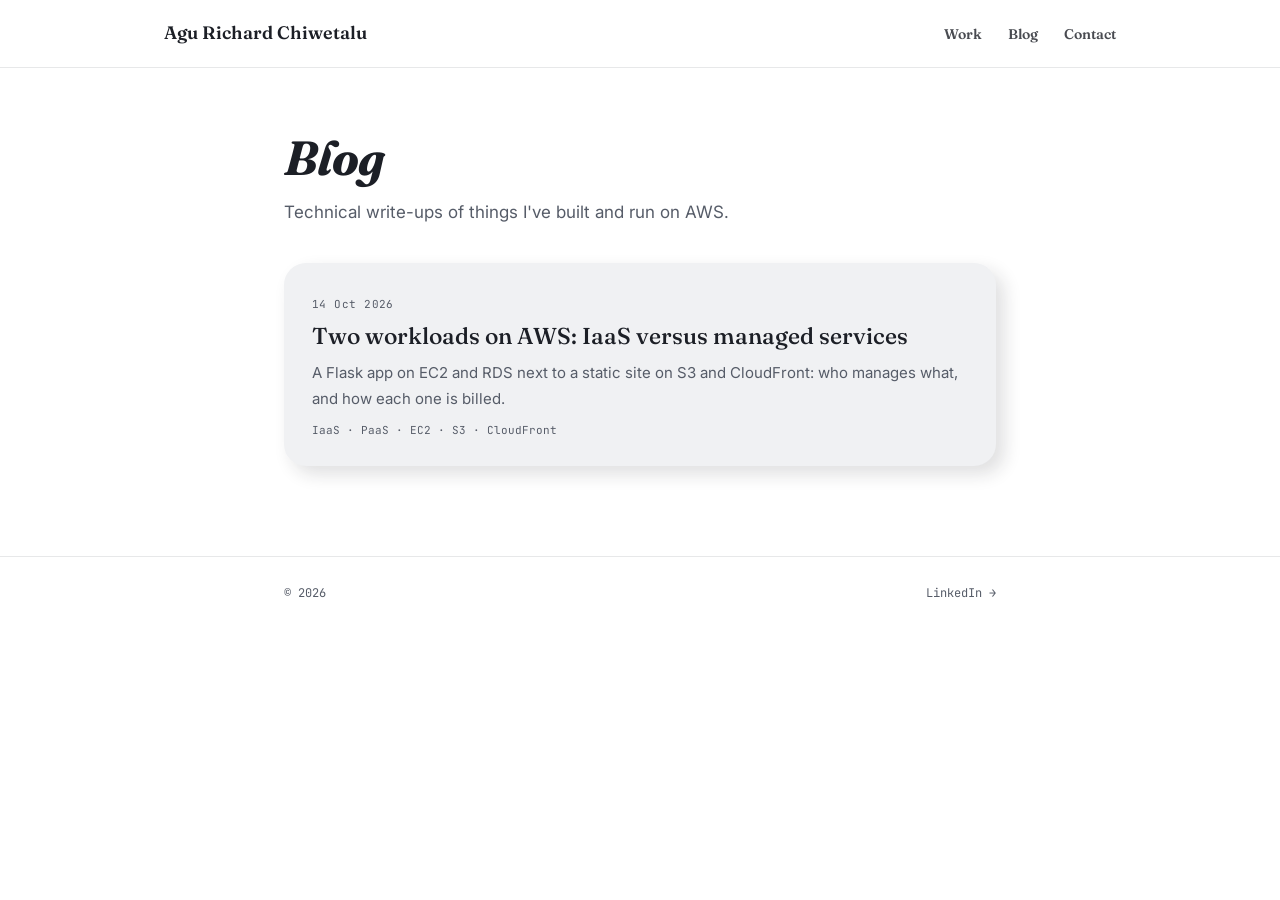
<file: site/blog/index.html>
<!doctype html>
<html lang="en">
  <head>
    <meta charset="UTF-8" />
    <meta name="viewport" content="width=device-width, initial-scale=1.0" />
    <script>
      if (window.matchMedia("(prefers-color-scheme: dark)").matches) {
        document.documentElement.setAttribute("data-theme", "dark");
      }
    </script>
    <title>Blog · Agu Richard</title>
    <meta
      name="description"
      content="Technical write-ups by Agu Richard on things he has built and run on AWS."
    />
    <meta property="og:title" content="Blog · Agu Richard" />
    <meta property="og:image" content="https://agurichard.com/photo1.jpg" />
    <meta property="og:url" content="https://agurichard.com/blog/index.html" />
    <link rel="preconnect" href="https://fonts.googleapis.com" />
    <link rel="preconnect" href="https://fonts.gstatic.com" crossorigin />
    <link
      href="https://fonts.googleapis.com/css2?family=Fraunces:ital,wght@0,400;0,500;0,600;0,700;1,500;1,700&family=Inter:wght@400;500;600&family=JetBrains+Mono:wght@400;500&display=swap"
      rel="stylesheet"
    />
    <link rel="stylesheet" href="blog.css" />
  </head>
  <body>
    <header class="topbar">
      <div class="wrap">
        <a class="name" href="/">Agu Richard Chiwetalu</a>
        <nav>
          <a href="/#work">Work</a>
          <a href="/blog/index.html">Blog</a>
          <a href="/#contact">Contact</a>
        </nav>
      </div>
    </header>

    <main class="wrap">
      <div class="page-head">
        <h1>Blog</h1>
        <p>
          Technical write-ups of things I've built and run on AWS.
        </p>
      </div>

      <div class="entries">
        <!-- Newest first. Copy this <a> block for each new post. -->
        <a class="entry" href="/blog/vms-containers-serverless.html">
          <span class="entry-date">14 Oct 2026</span>
          <h2>Two workloads on AWS: IaaS versus managed services</h2>
          <p>
            A Flask app on EC2 and RDS next to a static site on S3 and
            CloudFront: who manages what, and how each one is billed.
          </p>
          <div class="entry-tags">IaaS · PaaS · EC2 · S3 · CloudFront</div>
        </a>
      </div>
    </main>

    <footer>
      <div class="wrap">
        <span>© 2026</span>
        <a href="https://www.linkedin.com/in/richard-agu-6328b7361" target="_blank" rel="noopener">LinkedIn →</a>
      </div>
    </footer>

    <script>
      window
        .matchMedia("(prefers-color-scheme: dark)")
        .addEventListener("change", (e) => {
          if (e.matches) document.documentElement.setAttribute("data-theme", "dark");
          else document.documentElement.removeAttribute("data-theme");
        });
    </script>
    <script
      data-goatcounter="https://agurichard.goatcounter.com/count"
      async
      src="//gc.zgo.at/count.js"
    ></script>
  </body>
</html>
</file>
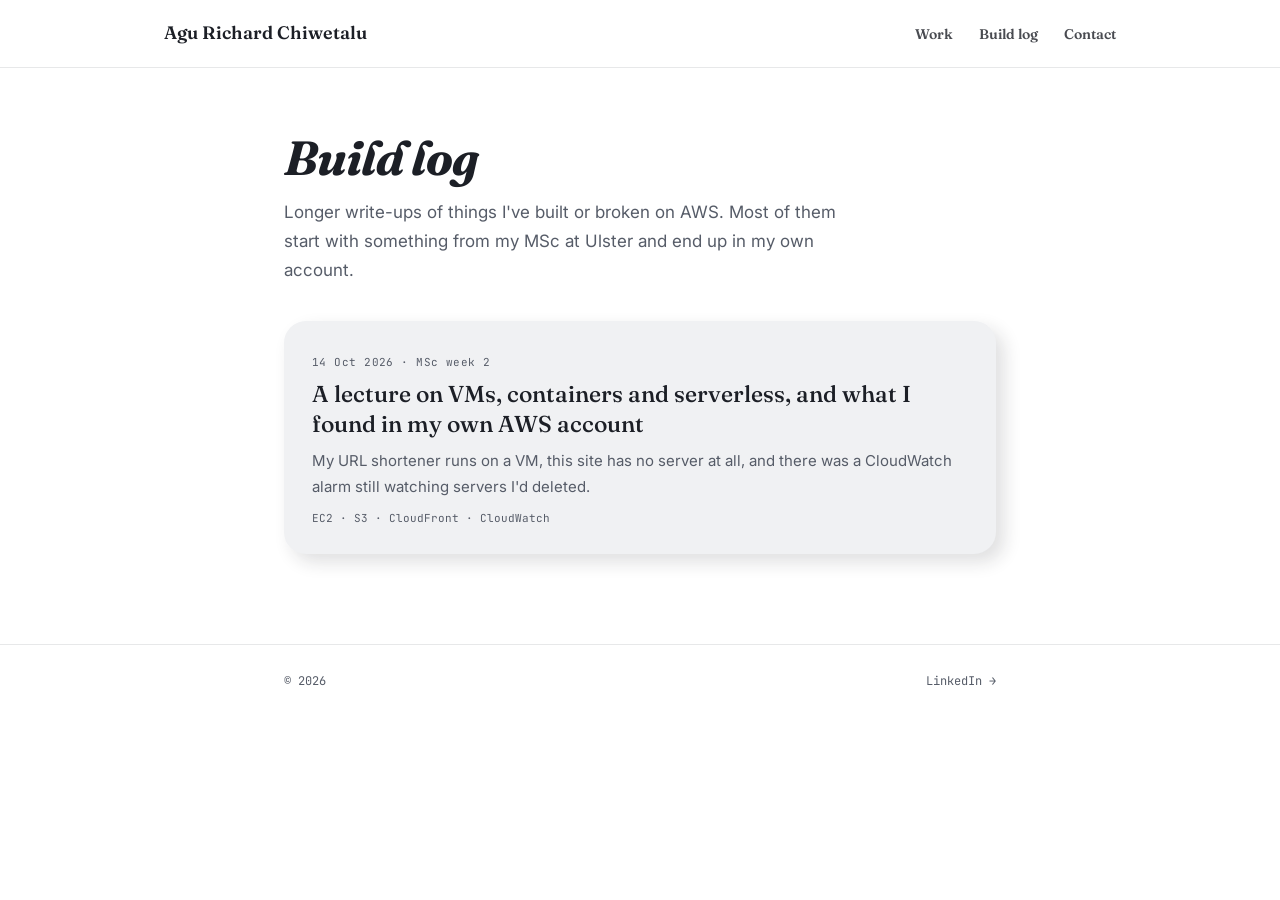
<file: site/notes/index.html>
<!doctype html>
<html lang="en">
  <head>
    <meta charset="UTF-8" />
    <meta name="viewport" content="width=device-width, initial-scale=1.0" />
    <script>
      if (window.matchMedia("(prefers-color-scheme: dark)").matches) {
        document.documentElement.setAttribute("data-theme", "dark");
      }
    </script>
    <title>Build log · Agu Richard</title>
    <meta
      name="description"
      content="Write-ups of things Agu Richard has built or broken on AWS, mostly tied to his MSc at Ulster University."
    />
    <meta property="og:title" content="Build log · Agu Richard" />
    <meta property="og:image" content="https://agurichard.com/photo1.jpg" />
    <meta property="og:url" content="https://agurichard.com/notes/index.html" />
    <link rel="preconnect" href="https://fonts.googleapis.com" />
    <link rel="preconnect" href="https://fonts.gstatic.com" crossorigin />
    <link
      href="https://fonts.googleapis.com/css2?family=Fraunces:ital,wght@0,400;0,500;0,600;0,700;1,500;1,700&family=Inter:wght@400;500;600&family=JetBrains+Mono:wght@400;500&display=swap"
      rel="stylesheet"
    />
    <link rel="stylesheet" href="notes.css" />
  </head>
  <body>
    <header class="topbar">
      <div class="wrap">
        <a class="name" href="/">Agu Richard Chiwetalu</a>
        <nav>
          <a href="/#work">Work</a>
          <a href="/notes/index.html">Build log</a>
          <a href="/#contact">Contact</a>
        </nav>
      </div>
    </header>

    <main class="wrap">
      <div class="page-head">
        <h1>Build log</h1>
        <p>
          Longer write-ups of things I've built or broken on AWS. Most of them
          start with something from my MSc at Ulster and end up in my own
          account.
        </p>
      </div>

      <div class="entries">
        <!-- Newest first. Copy this <a> block for each new write-up. -->
        <a class="entry" href="/notes/vms-containers-serverless.html">
          <span class="entry-date">14 Oct 2026 · MSc week 2</span>
          <h2>A lecture on VMs, containers and serverless, and what I found in my own AWS account</h2>
          <p>
            My URL shortener runs on a VM, this site has no server at all, and
            there was a CloudWatch alarm still watching servers I'd deleted.
          </p>
          <div class="entry-tags">EC2 · S3 · CloudFront · CloudWatch</div>
        </a>
      </div>
    </main>

    <footer>
      <div class="wrap">
        <span>© 2026</span>
        <a href="https://www.linkedin.com/in/richard-agu-6328b7361" target="_blank" rel="noopener">LinkedIn →</a>
      </div>
    </footer>

    <script>
      window
        .matchMedia("(prefers-color-scheme: dark)")
        .addEventListener("change", (e) => {
          if (e.matches) document.documentElement.setAttribute("data-theme", "dark");
          else document.documentElement.removeAttribute("data-theme");
        });
    </script>
    <script
      data-goatcounter="https://agurichard.goatcounter.com/count"
      async
      src="//gc.zgo.at/count.js"
    ></script>
  </body>
</html>
</file>
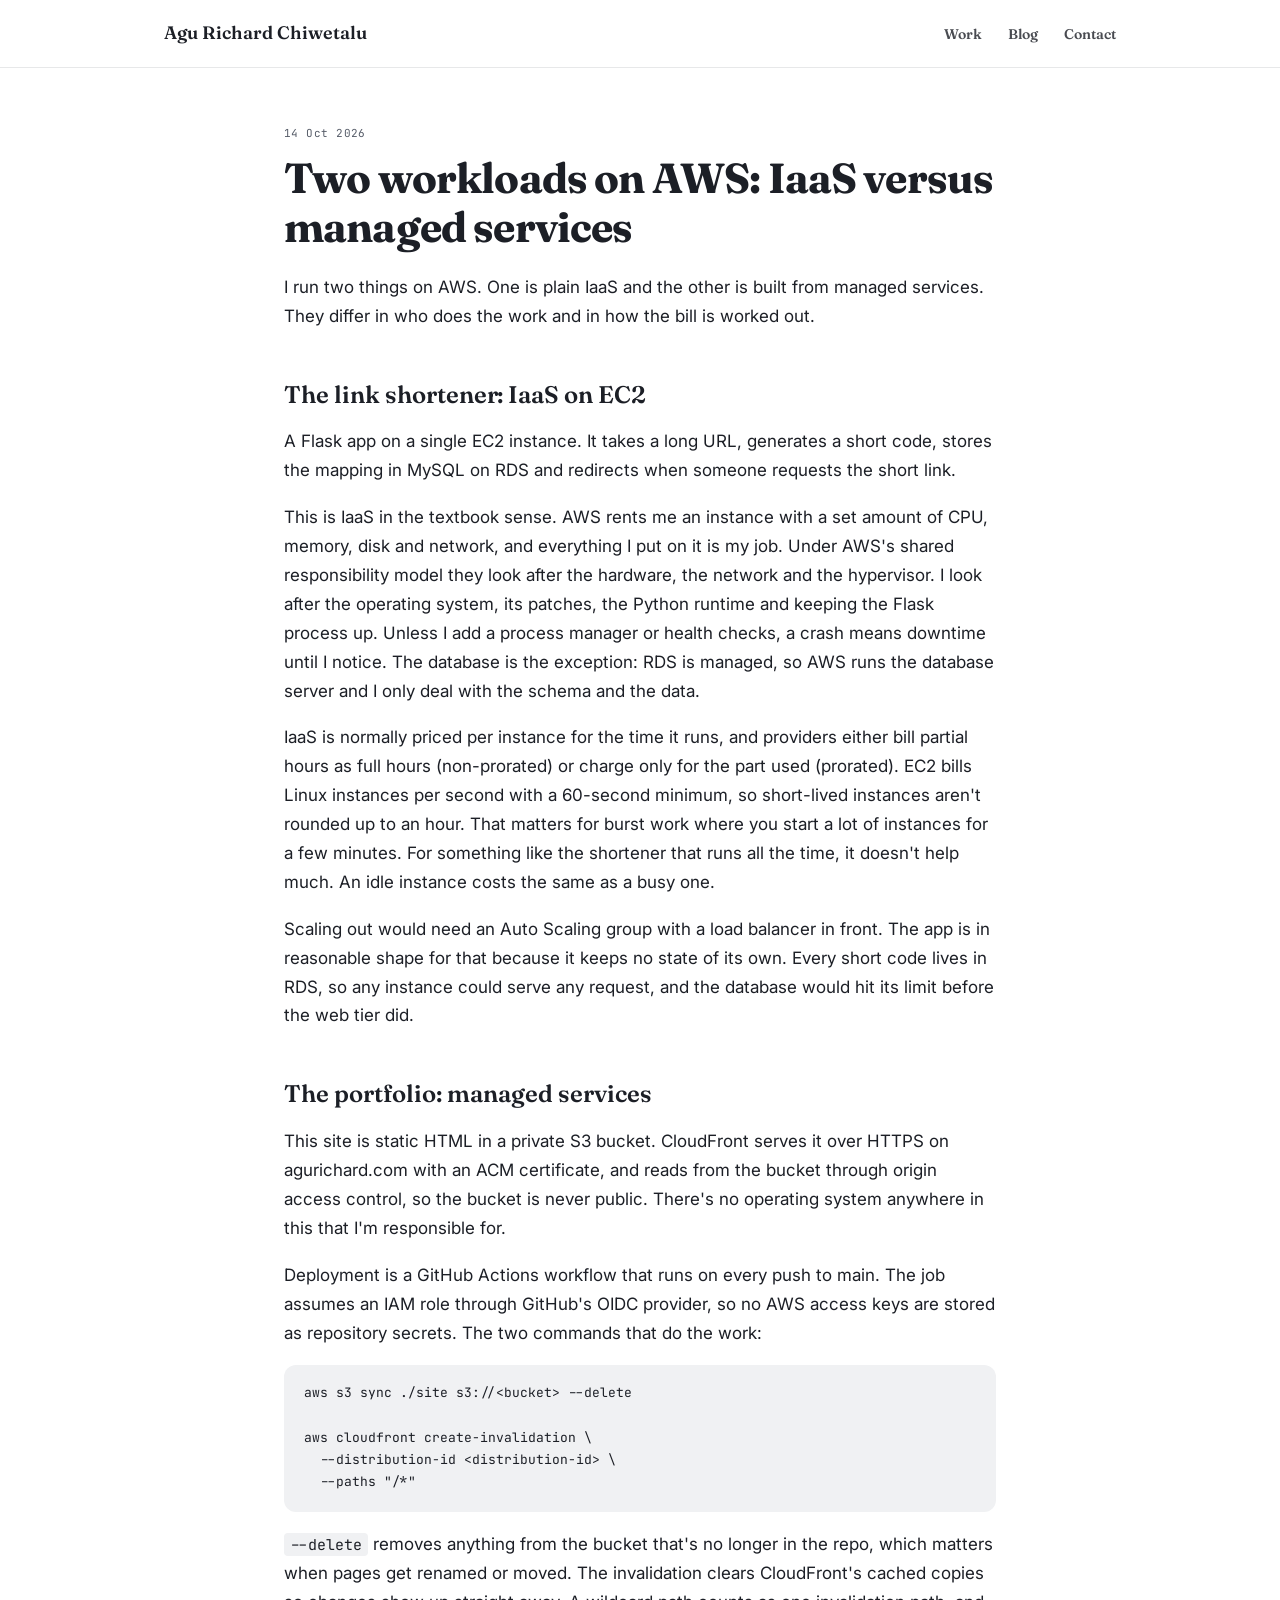
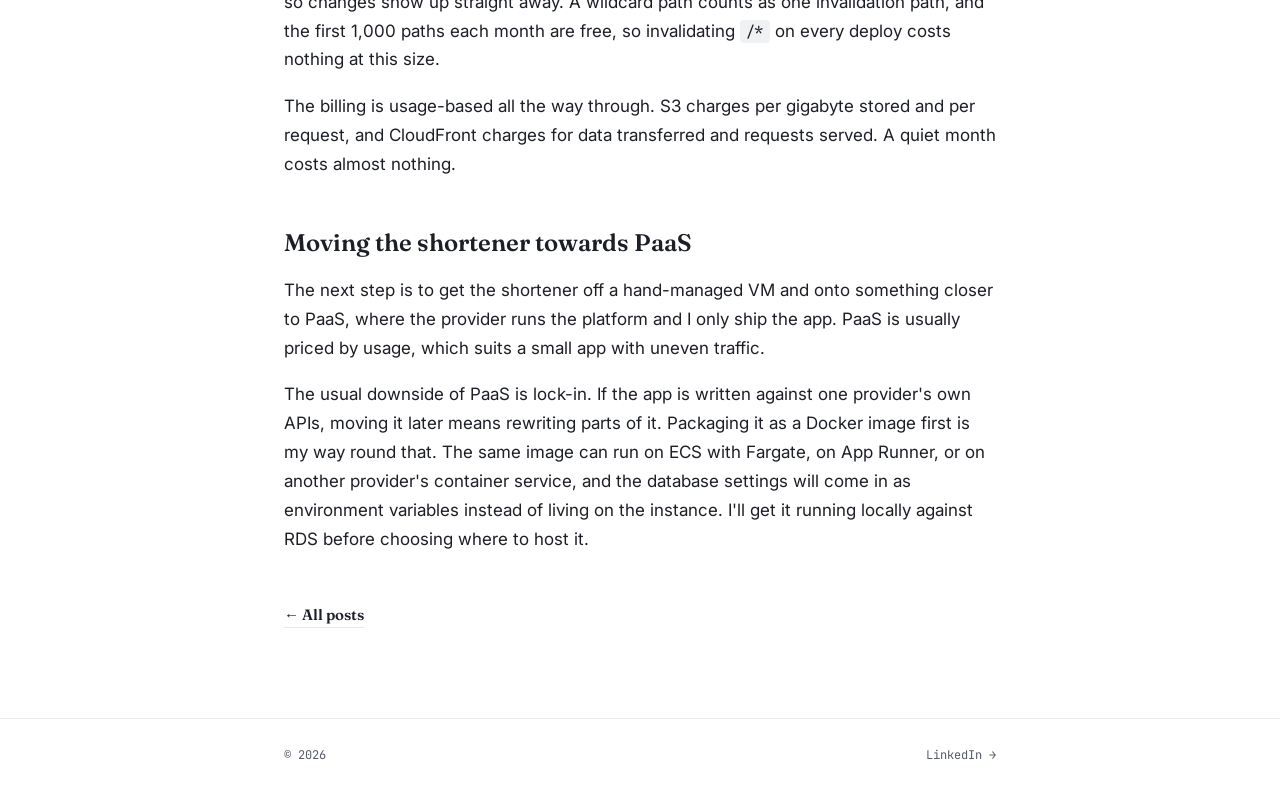
<file: site/blog/vms-containers-serverless.html>
<!doctype html>
<html lang="en">
  <head>
    <meta charset="UTF-8" />
    <meta name="viewport" content="width=device-width, initial-scale=1.0" />
    <script>
      if (window.matchMedia("(prefers-color-scheme: dark)").matches) {
        document.documentElement.setAttribute("data-theme", "dark");
      }
    </script>
    <title>Two workloads on AWS: IaaS versus managed services · Agu Richard</title>
    <meta
      name="description"
      content="A Flask app on EC2 and RDS next to a static site on S3 and CloudFront: who manages what, how each is billed, and why the next step is a container."
    />
    <meta property="og:title" content="Two workloads on AWS: IaaS versus managed services" />
    <meta property="og:image" content="https://agurichard.com/photo1.jpg" />
    <meta property="og:url" content="https://agurichard.com/blog/vms-containers-serverless.html" />
    <meta property="og:type" content="article" />
    <link rel="preconnect" href="https://fonts.googleapis.com" />
    <link rel="preconnect" href="https://fonts.gstatic.com" crossorigin />
    <link
      href="https://fonts.googleapis.com/css2?family=Fraunces:ital,wght@0,400;0,500;0,600;0,700;1,500;1,700&family=Inter:wght@400;500;600&family=JetBrains+Mono:wght@400;500&display=swap"
      rel="stylesheet"
    />
    <link rel="stylesheet" href="blog.css" />
  </head>
  <body>
    <header class="topbar">
      <div class="wrap">
        <a class="name" href="/">Agu Richard Chiwetalu</a>
        <nav>
          <a href="/#work">Work</a>
          <a href="/blog/index.html">Blog</a>
          <a href="/#contact">Contact</a>
        </nav>
      </div>
    </header>

    <main class="wrap">
      <article>
        <span class="entry-date">14 Oct 2026</span>
        <h1>Two workloads on AWS: IaaS versus managed services</h1>

        <p>
          I run two things on AWS. One is plain IaaS and the other is built
          from managed services. They differ in who does the work and in how
          the bill is worked out.
        </p>

        <h2>The link shortener: IaaS on EC2</h2>
        <p>
          A Flask app on a single EC2 instance. It takes a long URL, generates
          a short code, stores the mapping in MySQL on RDS and redirects when
          someone requests the short link.
        </p>
        <p>
          This is IaaS in the textbook sense. AWS rents me an instance with a
          set amount of CPU, memory, disk and network, and everything I put on
          it is my job. Under AWS's shared responsibility model they look after
          the hardware, the network and the hypervisor. I look after the
          operating system, its patches, the Python runtime and keeping the
          Flask process up. Unless I add a process manager or health checks, a
          crash means downtime until I notice. The database is the exception:
          RDS is managed, so AWS runs the database server and I only deal with
          the schema and the data.
        </p>
        <p>
          IaaS is normally priced per instance for the time it runs, and
          providers either bill partial hours as full hours (non-prorated) or
          charge only for the part used (prorated). EC2 bills Linux instances
          per second with a 60-second minimum, so short-lived instances aren't
          rounded up to an hour. That matters for burst work where you start a
          lot of instances for a few minutes. For something like the shortener
          that runs all the time, it doesn't help much. An idle instance costs
          the same as a busy one.
        </p>
        <p>
          Scaling out would need an Auto Scaling group with a load balancer in
          front. The app is in reasonable shape for that because it keeps no
          state of its own. Every short code lives in RDS, so any instance
          could serve any request, and the database would hit its limit before
          the web tier did.
        </p>

        <h2>The portfolio: managed services</h2>
        <p>
          This site is static HTML in a private S3 bucket. CloudFront serves it
          over HTTPS on agurichard.com with an ACM certificate, and reads from
          the bucket through origin access control, so the bucket is never
          public. There's no operating system anywhere in this that I'm
          responsible for.
        </p>
        <p>
          Deployment is a GitHub Actions workflow that runs on every push to
          main. The job assumes an IAM role through GitHub's OIDC provider, so
          no AWS access keys are stored as repository secrets. The two commands
          that do the work:
        </p>
<pre><code>aws s3 sync ./site s3://&lt;bucket&gt; --delete

aws cloudfront create-invalidation \
  --distribution-id &lt;distribution-id&gt; \
  --paths "/*"</code></pre>
        <p>
          <code>--delete</code> removes anything from the bucket that's no
          longer in the repo, which matters when pages get renamed or moved.
          The invalidation clears CloudFront's cached copies so changes show up
          straight away. A wildcard path counts as one invalidation path, and
          the first 1,000 paths each month are free, so invalidating
          <code>/*</code> on every deploy costs nothing at this size.
        </p>
        <p>
          The billing is usage-based all the way through. S3 charges per
          gigabyte stored and per request, and CloudFront charges for data
          transferred and requests served. A quiet month costs almost nothing.
        </p>

        <h2>Moving the shortener towards PaaS</h2>
        <p>
          The next step is to get the shortener off a hand-managed VM and onto
          something closer to PaaS, where the provider runs the platform and I
          only ship the app. PaaS is usually priced by usage, which suits a
          small app with uneven traffic.
        </p>
        <p>
          The usual downside of PaaS is lock-in. If the app is written against
          one provider's own APIs, moving it later means rewriting parts of it.
          Packaging it as a Docker image first is my way round that. The same
          image can run on ECS with Fargate, on App Runner, or on another
          provider's container service, and the database settings will come in
          as environment variables instead of living on the instance. I'll get
          it running locally against RDS before choosing where to host it.
        </p>

        <a class="back" href="/blog/index.html">← All posts</a>
      </article>
    </main>

    <footer>
      <div class="wrap">
        <span>© 2026</span>
        <a href="https://www.linkedin.com/in/richard-agu-6328b7361" target="_blank" rel="noopener">LinkedIn →</a>
      </div>
    </footer>

    <script>
      window
        .matchMedia("(prefers-color-scheme: dark)")
        .addEventListener("change", (e) => {
          if (e.matches) document.documentElement.setAttribute("data-theme", "dark");
          else document.documentElement.removeAttribute("data-theme");
        });
    </script>
    <script
      data-goatcounter="https://agurichard.goatcounter.com/count"
      async
      src="//gc.zgo.at/count.js"
    ></script>
  </body>
</html>
</file>
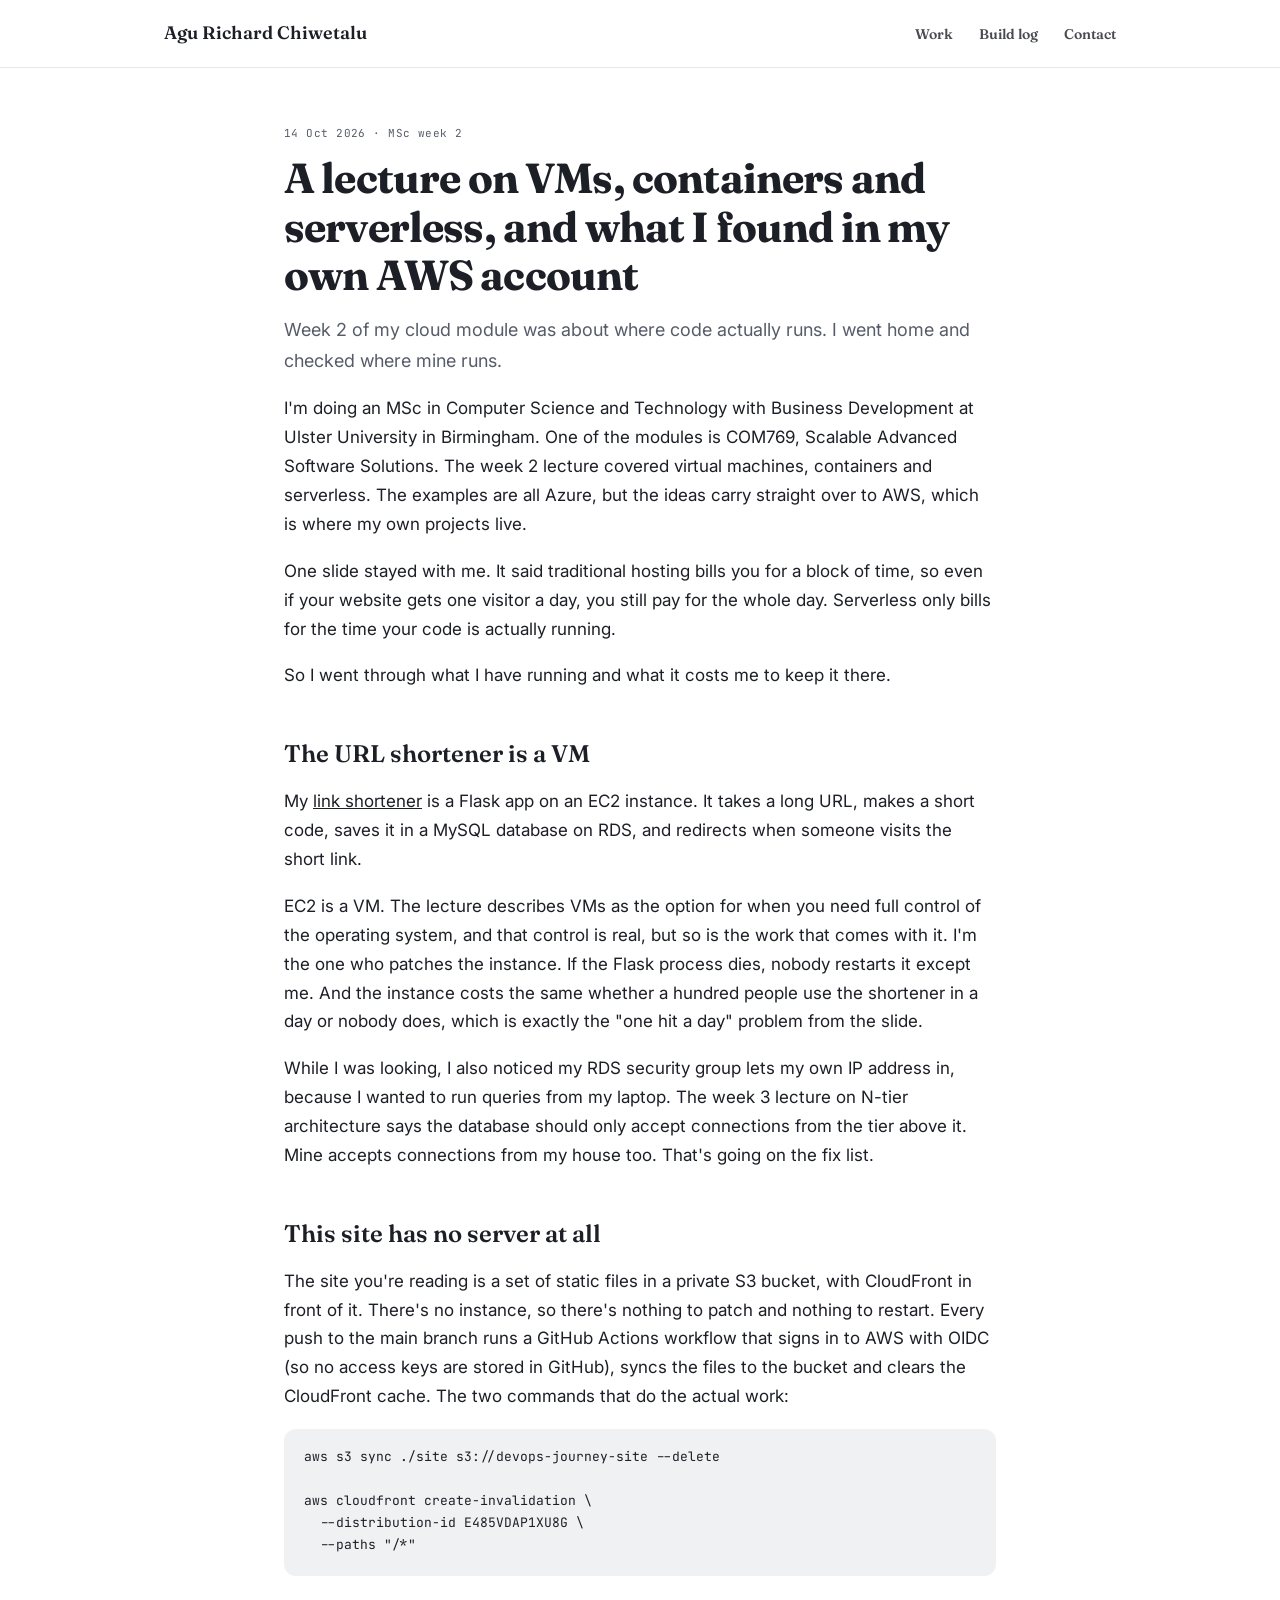
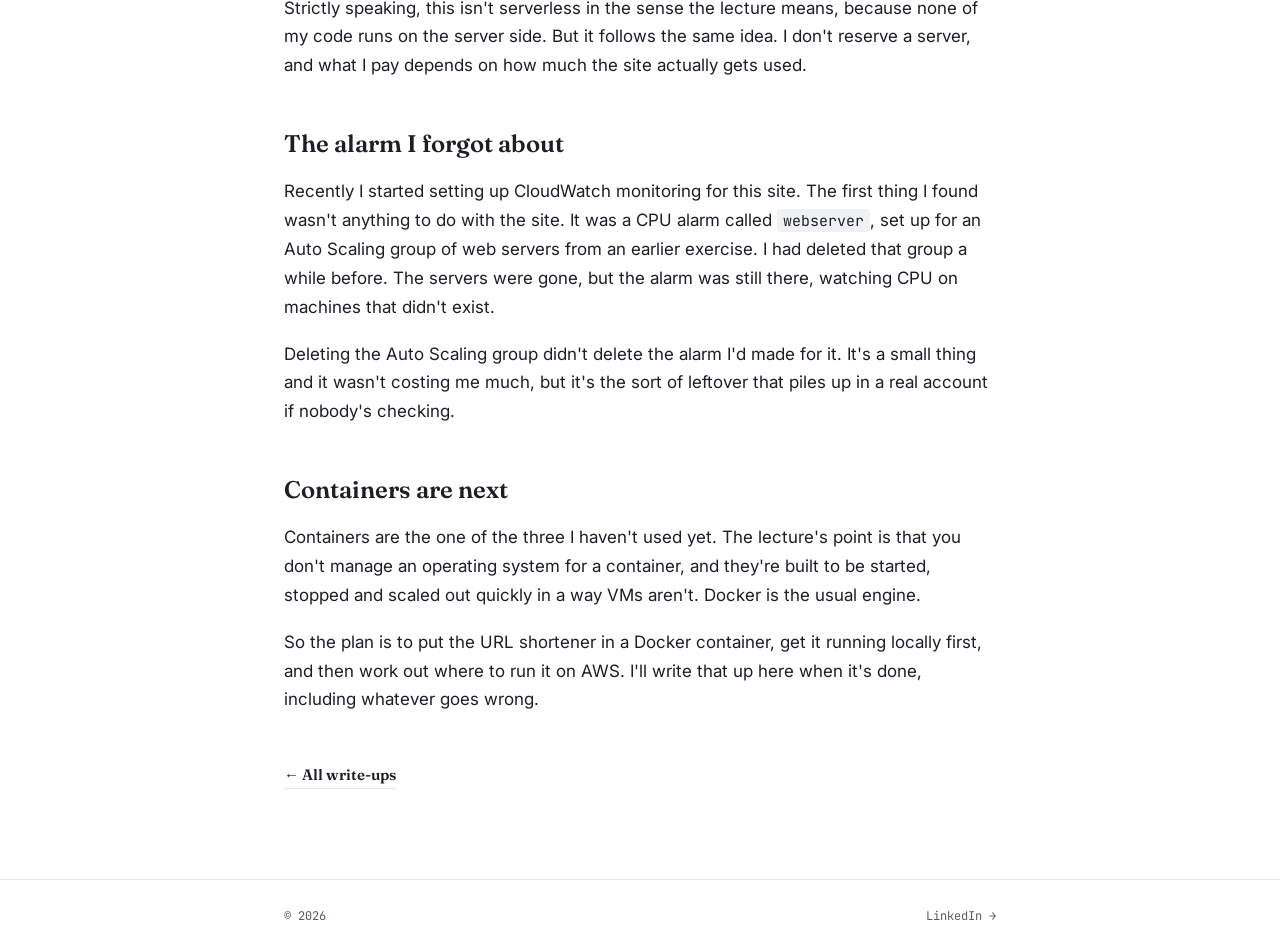
<file: site/notes/vms-containers-serverless.html>
<!doctype html>
<html lang="en">
  <head>
    <meta charset="UTF-8" />
    <meta name="viewport" content="width=device-width, initial-scale=1.0" />
    <script>
      if (window.matchMedia("(prefers-color-scheme: dark)").matches) {
        document.documentElement.setAttribute("data-theme", "dark");
      }
    </script>
    <title>VMs, containers, serverless and my own AWS account · Agu Richard</title>
    <meta
      name="description"
      content="After a week 2 MSc lecture on VMs, containers and serverless, I went through what I actually run on AWS. One VM, one site with no server, and an alarm watching servers that no longer exist."
    />
    <meta property="og:title" content="A lecture on VMs, containers and serverless, and what I found in my own AWS account" />
    <meta property="og:image" content="https://agurichard.com/photo1.jpg" />
    <meta property="og:url" content="https://agurichard.com/notes/vms-containers-serverless.html" />
    <meta property="og:type" content="article" />
    <link rel="preconnect" href="https://fonts.googleapis.com" />
    <link rel="preconnect" href="https://fonts.gstatic.com" crossorigin />
    <link
      href="https://fonts.googleapis.com/css2?family=Fraunces:ital,wght@0,400;0,500;0,600;0,700;1,500;1,700&family=Inter:wght@400;500;600&family=JetBrains+Mono:wght@400;500&display=swap"
      rel="stylesheet"
    />
    <link rel="stylesheet" href="notes.css" />
  </head>
  <body>
    <header class="topbar">
      <div class="wrap">
        <a class="name" href="/">Agu Richard Chiwetalu</a>
        <nav>
          <a href="/#work">Work</a>
          <a href="/notes/index.html">Build log</a>
          <a href="/#contact">Contact</a>
        </nav>
      </div>
    </header>

    <main class="wrap">
      <article>
        <span class="entry-date">14 Oct 2026 · MSc week 2</span>
        <h1>A lecture on VMs, containers and serverless, and what I found in my own AWS account</h1>
        <p class="lede">
          Week 2 of my cloud module was about where code actually runs. I went
          home and checked where mine runs.
        </p>

        <p>
          I'm doing an MSc in Computer Science and Technology with Business
          Development at Ulster University in Birmingham. One of the modules is
          COM769, Scalable Advanced Software Solutions. The week 2 lecture
          covered virtual machines, containers and serverless. The examples are
          all Azure, but the ideas carry straight over to AWS, which is where my
          own projects live.
        </p>
        <p>
          One slide stayed with me. It said traditional hosting bills you for a
          block of time, so even if your website gets one visitor a day, you
          still pay for the whole day. Serverless only bills for the time your
          code is actually running.
        </p>
        <p>So I went through what I have running and what it costs me to keep it there.</p>

        <h2>The URL shortener is a VM</h2>
        <p>
          My <a href="https://github.com/Emekaoffor45/link-shortener-flask-ec2-rds" target="_blank" rel="noopener">link shortener</a>
          is a Flask app on an EC2 instance. It takes a long URL, makes a short
          code, saves it in a MySQL database on RDS, and redirects when someone
          visits the short link.
        </p>
        <p>
          EC2 is a VM. The lecture describes VMs as the option for when you need
          full control of the operating system, and that control is real, but
          so is the work that comes with it. I'm the one who patches the
          instance. If the Flask process dies, nobody restarts it except me.
          And the instance costs the same whether a hundred people use the
          shortener in a day or nobody does, which is exactly the "one hit a
          day" problem from the slide.
        </p>
        <p>
          While I was looking, I also noticed my RDS security group lets my own
          IP address in, because I wanted to run queries from my laptop. The
          week 3 lecture on N-tier architecture says the database should only
          accept connections from the tier above it. Mine accepts connections
          from my house too. That's going on the fix list.
        </p>

        <h2>This site has no server at all</h2>
        <p>
          The site you're reading is a set of static files in a private S3
          bucket, with CloudFront in front of it. There's no instance, so
          there's nothing to patch and nothing to restart. Every push to the
          main branch runs a GitHub Actions workflow that signs in to AWS with
          OIDC (so no access keys are stored in GitHub), syncs the files to the
          bucket and clears the CloudFront cache. The two commands that do the
          actual work:
        </p>
<pre><code>aws s3 sync ./site s3://devops-journey-site --delete

aws cloudfront create-invalidation \
  --distribution-id E485VDAP1XU8G \
  --paths "/*"</code></pre>
        <p>
          Strictly speaking, this isn't serverless in the sense the lecture
          means, because none of my code runs on the server side. But it
          follows the same idea. I don't reserve a server, and what I pay
          depends on how much the site actually gets used.
        </p>

        <h2>The alarm I forgot about</h2>
        <p>
          Recently I started setting up CloudWatch monitoring for this
          site. The first thing I found wasn't anything to do with the site. It
          was a CPU alarm called <code>webserver</code>, set up for an Auto
          Scaling group of web servers from an earlier exercise. I had deleted
          that group a while before. The servers were gone, but the alarm was
          still there, watching CPU on machines that didn't exist.
        </p>
        <p>
          Deleting the Auto Scaling group didn't delete the alarm I'd made for
          it. It's a small thing and it wasn't costing me much, but it's the
          sort of leftover that piles up in a real account if nobody's
          checking.
        </p>

        <h2>Containers are next</h2>
        <p>
          Containers are the one of the three I haven't used yet. The lecture's
          point is that you don't manage an operating system for a container,
          and they're built to be started, stopped and scaled out quickly in a
          way VMs aren't. Docker is the usual engine.
        </p>
        <p>
          So the plan is to put the URL shortener in a Docker container, get it
          running locally first, and then work out where to run it on AWS. I'll
          write that up here when it's done, including whatever goes wrong.
        </p>

        <a class="back" href="/notes/index.html">← All write-ups</a>
      </article>
    </main>

    <footer>
      <div class="wrap">
        <span>© 2026</span>
        <a href="https://www.linkedin.com/in/richard-agu-6328b7361" target="_blank" rel="noopener">LinkedIn →</a>
      </div>
    </footer>

    <script>
      window
        .matchMedia("(prefers-color-scheme: dark)")
        .addEventListener("change", (e) => {
          if (e.matches) document.documentElement.setAttribute("data-theme", "dark");
          else document.documentElement.removeAttribute("data-theme");
        });
    </script>
    <script
      data-goatcounter="https://agurichard.goatcounter.com/count"
      async
      src="//gc.zgo.at/count.js"
    ></script>
  </body>
</html>
</file>
<file: site/blog/blog.css>
:root {
  --cream: #ffffff;
  --cream-2: #f0f1f3;
  --ink: #1c1f26;
  --ink-soft: #565c68;
  --clay: #3aa0e0;
  --line: rgba(28, 31, 38, 0.1);
  --code-bg: #f0f1f3;
  --display: "Fraunces", serif;
  --body: "Inter", sans-serif;
  --mono: "JetBrains Mono", monospace;
  --clay-hi: rgba(255, 255, 255, 0.85);
  --clay-lo: rgba(28, 31, 38, 0.14);
}
html[data-theme="dark"] {
  --cream: #14161c;
  --cream-2: #1b1e26;
  --ink: #eef1f5;
  --ink-soft: #9aa1ad;
  --line: rgba(255, 255, 255, 0.1);
  --code-bg: #1b1e26;
  --clay-hi: rgba(255, 255, 255, 0.05);
  --clay-lo: rgba(0, 0, 0, 0.6);
}
* {
  margin: 0;
  padding: 0;
  box-sizing: border-box;
}
body {
  background: var(--cream);
  color: var(--ink);
  font-family: var(--body);
  line-height: 1.7;
  -webkit-font-smoothing: antialiased;
}
a {
  color: inherit;
}
.wrap {
  max-width: 760px;
  margin: 0 auto;
  padding: 0 24px;
}

/* top bar */
.topbar {
  border-bottom: 1px solid var(--line);
  padding: 18px 0;
}
.topbar .wrap {
  display: flex;
  justify-content: space-between;
  align-items: center;
  gap: 16px;
  max-width: 1000px;
}
.topbar .name {
  font-family: var(--display);
  font-weight: 600;
  font-size: 18px;
  text-decoration: none;
}
.topbar nav a {
  font-family: var(--display);
  font-weight: 600;
  font-size: 14px;
  text-decoration: none;
  margin-left: 22px;
  opacity: 0.8;
}
.topbar nav a:hover {
  opacity: 1;
}
@media (max-width: 560px) {
  .topbar .wrap {
    flex-direction: column;
    align-items: flex-start;
    gap: 6px;
  }
  .topbar nav a {
    margin: 0 18px 0 0;
  }
}

/* build log index */
.page-head {
  padding: 64px 0 36px;
}
.page-head h1 {
  font-family: var(--display);
  font-weight: 700;
  font-style: italic;
  font-size: clamp(34px, 5vw, 48px);
  line-height: 1.1;
  letter-spacing: -0.02em;
}
.page-head p {
  margin-top: 14px;
  color: var(--ink-soft);
  font-size: 17px;
  max-width: 52ch;
}
.entries {
  display: flex;
  flex-direction: column;
  gap: 18px;
  padding-bottom: 90px;
}
.entry {
  display: block;
  text-decoration: none;
  padding: 26px 28px;
  border-radius: 22px;
  background: var(--cream-2);
  box-shadow:
    8px 8px 18px var(--clay-lo),
    -8px -8px 18px var(--clay-hi);
  transition:
    transform 0.25s ease,
    box-shadow 0.25s ease;
}
.entry:hover {
  transform: translateY(-2px);
}
.entry:hover h2 {
  color: var(--clay);
}
.entry-date {
  font-family: var(--mono);
  font-size: 11px;
  letter-spacing: 0.04em;
  color: var(--ink-soft);
}
.entry h2 {
  font-family: var(--display);
  font-weight: 500;
  font-size: 23px;
  line-height: 1.3;
  margin-top: 6px;
}
.entry p {
  color: var(--ink-soft);
  font-size: 15px;
  margin-top: 8px;
}
.entry-tags {
  font-family: var(--mono);
  font-size: 11px;
  color: var(--ink-soft);
  margin-top: 10px;
}

/* single write-up */
article {
  padding: 56px 0 90px;
}
article .entry-date {
  display: block;
  margin-bottom: 12px;
}
article h1 {
  font-family: var(--display);
  font-weight: 700;
  font-size: clamp(30px, 4.6vw, 42px);
  line-height: 1.15;
  letter-spacing: -0.02em;
}
article .lede {
  margin-top: 16px;
  font-size: 18px;
  color: var(--ink-soft);
}
article h2 {
  font-family: var(--display);
  font-weight: 600;
  font-size: 24px;
  margin: 44px 0 12px;
}
article p {
  font-size: 17px;
  margin-bottom: 18px;
}
article ul {
  margin: 0 0 18px 22px;
  font-size: 17px;
}
article li {
  margin-bottom: 6px;
}
article code {
  font-family: var(--mono);
  font-size: 0.88em;
  background: var(--code-bg);
  padding: 2px 6px;
  border-radius: 4px;
}
article pre {
  background: var(--code-bg);
  border-radius: 12px;
  padding: 18px 20px;
  overflow-x: auto;
  margin-bottom: 18px;
}
article pre code {
  background: none;
  padding: 0;
  font-size: 13px;
  line-height: 1.6;
}
article figure {
  margin: 8px 0 22px;
}
article figure img {
  width: 100%;
  border-radius: 12px;
  border: 1px solid var(--line);
}
article figcaption {
  font-size: 13px;
  color: var(--ink-soft);
  margin-top: 8px;
}
.back {
  display: inline-block;
  margin-top: 30px;
  font-family: var(--display);
  font-weight: 600;
  font-size: 15px;
  text-decoration: none;
  border-bottom: 1px solid var(--line);
}
.back:hover {
  color: var(--clay);
}

footer {
  border-top: 1px solid var(--line);
  padding: 26px 0;
  font-family: var(--mono);
  font-size: 12px;
  color: var(--ink-soft);
}
footer .wrap {
  display: flex;
  justify-content: space-between;
  flex-wrap: wrap;
  gap: 10px;
}
footer a {
  text-decoration: none;
}
footer a:hover {
  color: var(--ink);
}
article h1 + p {
  margin-top: 22px;
}
</file>
<file: site/notes/notes.css>
:root {
  --cream: #ffffff;
  --cream-2: #f0f1f3;
  --ink: #1c1f26;
  --ink-soft: #565c68;
  --clay: #3aa0e0;
  --line: rgba(28, 31, 38, 0.1);
  --code-bg: #f0f1f3;
  --display: "Fraunces", serif;
  --body: "Inter", sans-serif;
  --mono: "JetBrains Mono", monospace;
  --clay-hi: rgba(255, 255, 255, 0.85);
  --clay-lo: rgba(28, 31, 38, 0.14);
}
html[data-theme="dark"] {
  --cream: #14161c;
  --cream-2: #1b1e26;
  --ink: #eef1f5;
  --ink-soft: #9aa1ad;
  --line: rgba(255, 255, 255, 0.1);
  --code-bg: #1b1e26;
  --clay-hi: rgba(255, 255, 255, 0.05);
  --clay-lo: rgba(0, 0, 0, 0.6);
}
* {
  margin: 0;
  padding: 0;
  box-sizing: border-box;
}
body {
  background: var(--cream);
  color: var(--ink);
  font-family: var(--body);
  line-height: 1.7;
  -webkit-font-smoothing: antialiased;
}
a {
  color: inherit;
}
.wrap {
  max-width: 760px;
  margin: 0 auto;
  padding: 0 24px;
}

/* top bar */
.topbar {
  border-bottom: 1px solid var(--line);
  padding: 18px 0;
}
.topbar .wrap {
  display: flex;
  justify-content: space-between;
  align-items: center;
  gap: 16px;
  max-width: 1000px;
}
.topbar .name {
  font-family: var(--display);
  font-weight: 600;
  font-size: 18px;
  text-decoration: none;
}
.topbar nav a {
  font-family: var(--display);
  font-weight: 600;
  font-size: 14px;
  text-decoration: none;
  margin-left: 22px;
  opacity: 0.8;
}
.topbar nav a:hover {
  opacity: 1;
}
@media (max-width: 560px) {
  .topbar .wrap {
    flex-direction: column;
    align-items: flex-start;
    gap: 6px;
  }
  .topbar nav a {
    margin: 0 18px 0 0;
  }
}

/* build log index */
.page-head {
  padding: 64px 0 36px;
}
.page-head h1 {
  font-family: var(--display);
  font-weight: 700;
  font-style: italic;
  font-size: clamp(34px, 5vw, 48px);
  line-height: 1.1;
  letter-spacing: -0.02em;
}
.page-head p {
  margin-top: 14px;
  color: var(--ink-soft);
  font-size: 17px;
  max-width: 52ch;
}
.entries {
  display: flex;
  flex-direction: column;
  gap: 18px;
  padding-bottom: 90px;
}
.entry {
  display: block;
  text-decoration: none;
  padding: 26px 28px;
  border-radius: 22px;
  background: var(--cream-2);
  box-shadow:
    8px 8px 18px var(--clay-lo),
    -8px -8px 18px var(--clay-hi);
  transition:
    transform 0.25s ease,
    box-shadow 0.25s ease;
}
.entry:hover {
  transform: translateY(-2px);
}
.entry:hover h2 {
  color: var(--clay);
}
.entry-date {
  font-family: var(--mono);
  font-size: 11px;
  letter-spacing: 0.04em;
  color: var(--ink-soft);
}
.entry h2 {
  font-family: var(--display);
  font-weight: 500;
  font-size: 23px;
  line-height: 1.3;
  margin-top: 6px;
}
.entry p {
  color: var(--ink-soft);
  font-size: 15px;
  margin-top: 8px;
}
.entry-tags {
  font-family: var(--mono);
  font-size: 11px;
  color: var(--ink-soft);
  margin-top: 10px;
}

/* single write-up */
article {
  padding: 56px 0 90px;
}
article .entry-date {
  display: block;
  margin-bottom: 12px;
}
article h1 {
  font-family: var(--display);
  font-weight: 700;
  font-size: clamp(30px, 4.6vw, 42px);
  line-height: 1.15;
  letter-spacing: -0.02em;
}
article .lede {
  margin-top: 16px;
  font-size: 18px;
  color: var(--ink-soft);
}
article h2 {
  font-family: var(--display);
  font-weight: 600;
  font-size: 24px;
  margin: 44px 0 12px;
}
article p {
  font-size: 17px;
  margin-bottom: 18px;
}
article ul {
  margin: 0 0 18px 22px;
  font-size: 17px;
}
article li {
  margin-bottom: 6px;
}
article code {
  font-family: var(--mono);
  font-size: 0.88em;
  background: var(--code-bg);
  padding: 2px 6px;
  border-radius: 4px;
}
article pre {
  background: var(--code-bg);
  border-radius: 12px;
  padding: 18px 20px;
  overflow-x: auto;
  margin-bottom: 18px;
}
article pre code {
  background: none;
  padding: 0;
  font-size: 13px;
  line-height: 1.6;
}
article figure {
  margin: 8px 0 22px;
}
article figure img {
  width: 100%;
  border-radius: 12px;
  border: 1px solid var(--line);
}
article figcaption {
  font-size: 13px;
  color: var(--ink-soft);
  margin-top: 8px;
}
.back {
  display: inline-block;
  margin-top: 30px;
  font-family: var(--display);
  font-weight: 600;
  font-size: 15px;
  text-decoration: none;
  border-bottom: 1px solid var(--line);
}
.back:hover {
  color: var(--clay);
}

footer {
  border-top: 1px solid var(--line);
  padding: 26px 0;
  font-family: var(--mono);
  font-size: 12px;
  color: var(--ink-soft);
}
footer .wrap {
  display: flex;
  justify-content: space-between;
  flex-wrap: wrap;
  gap: 10px;
}
footer a {
  text-decoration: none;
}
footer a:hover {
  color: var(--ink);
}
</file>
